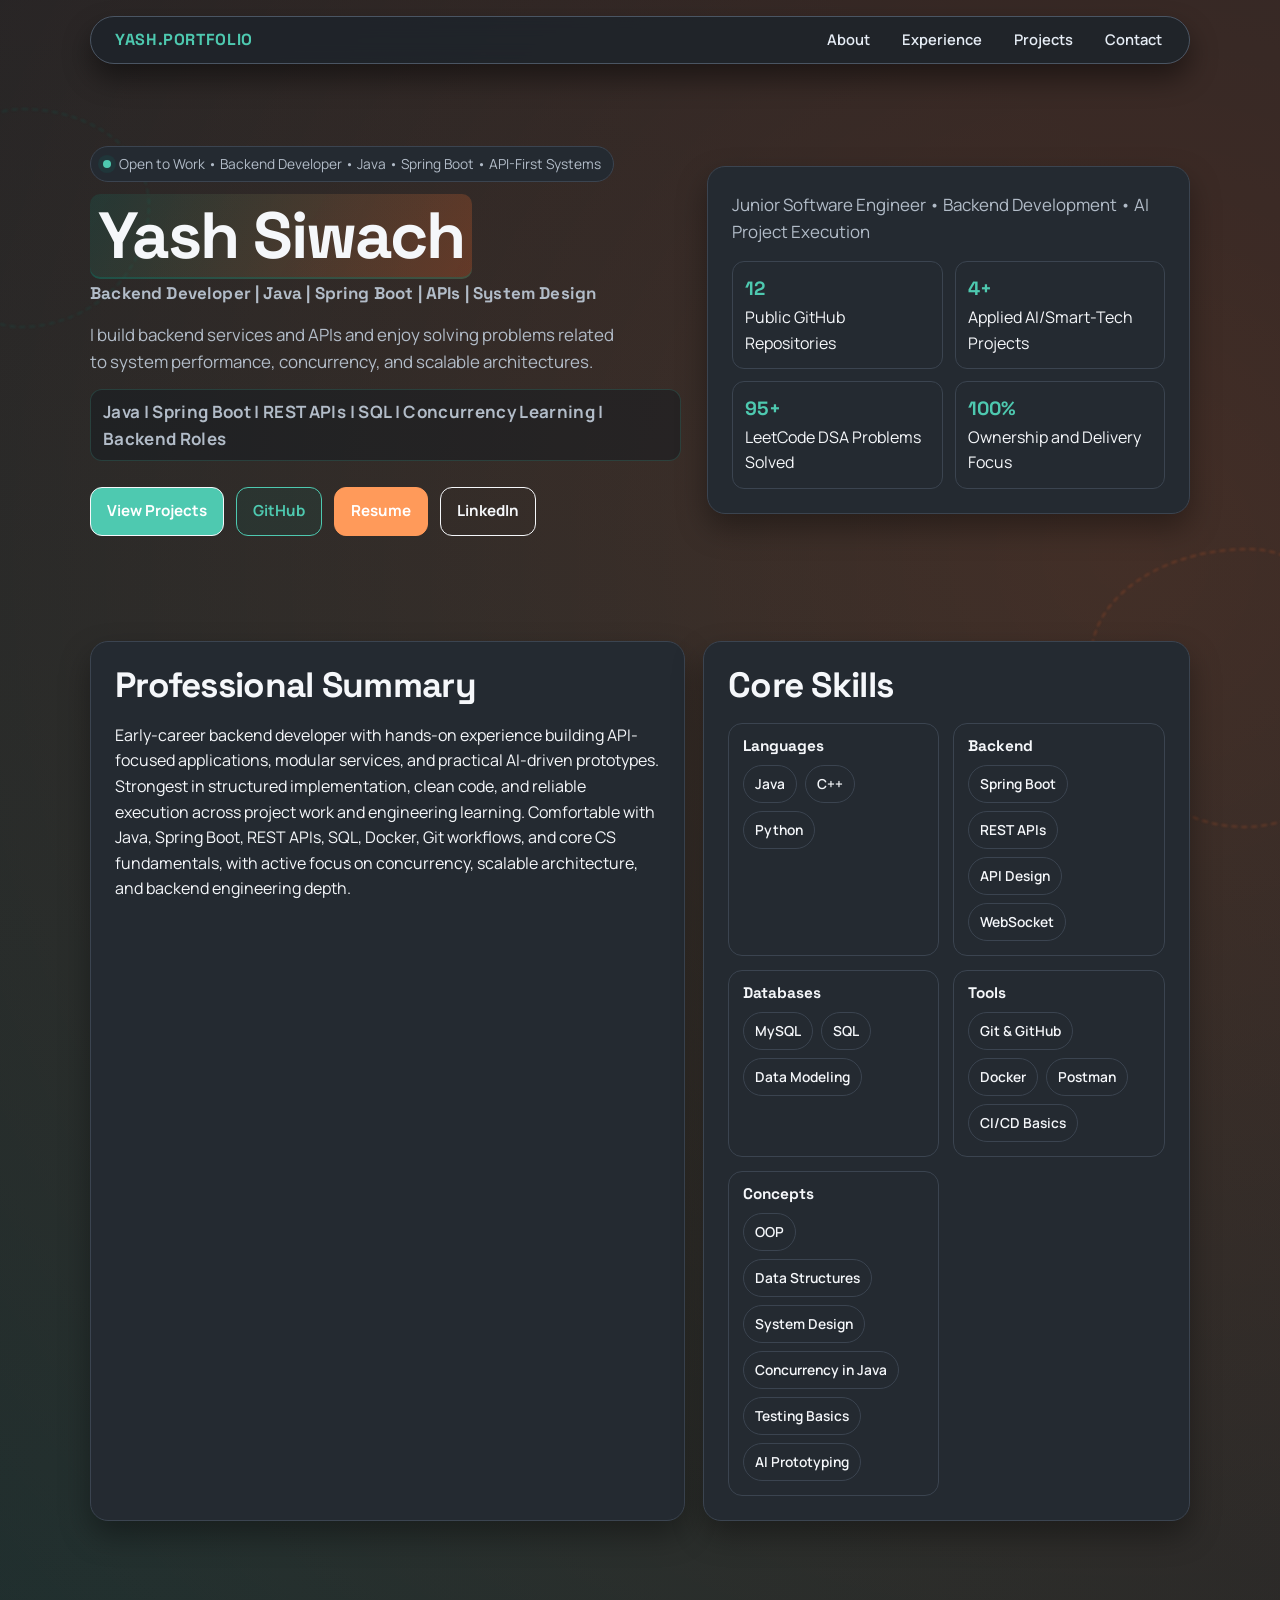
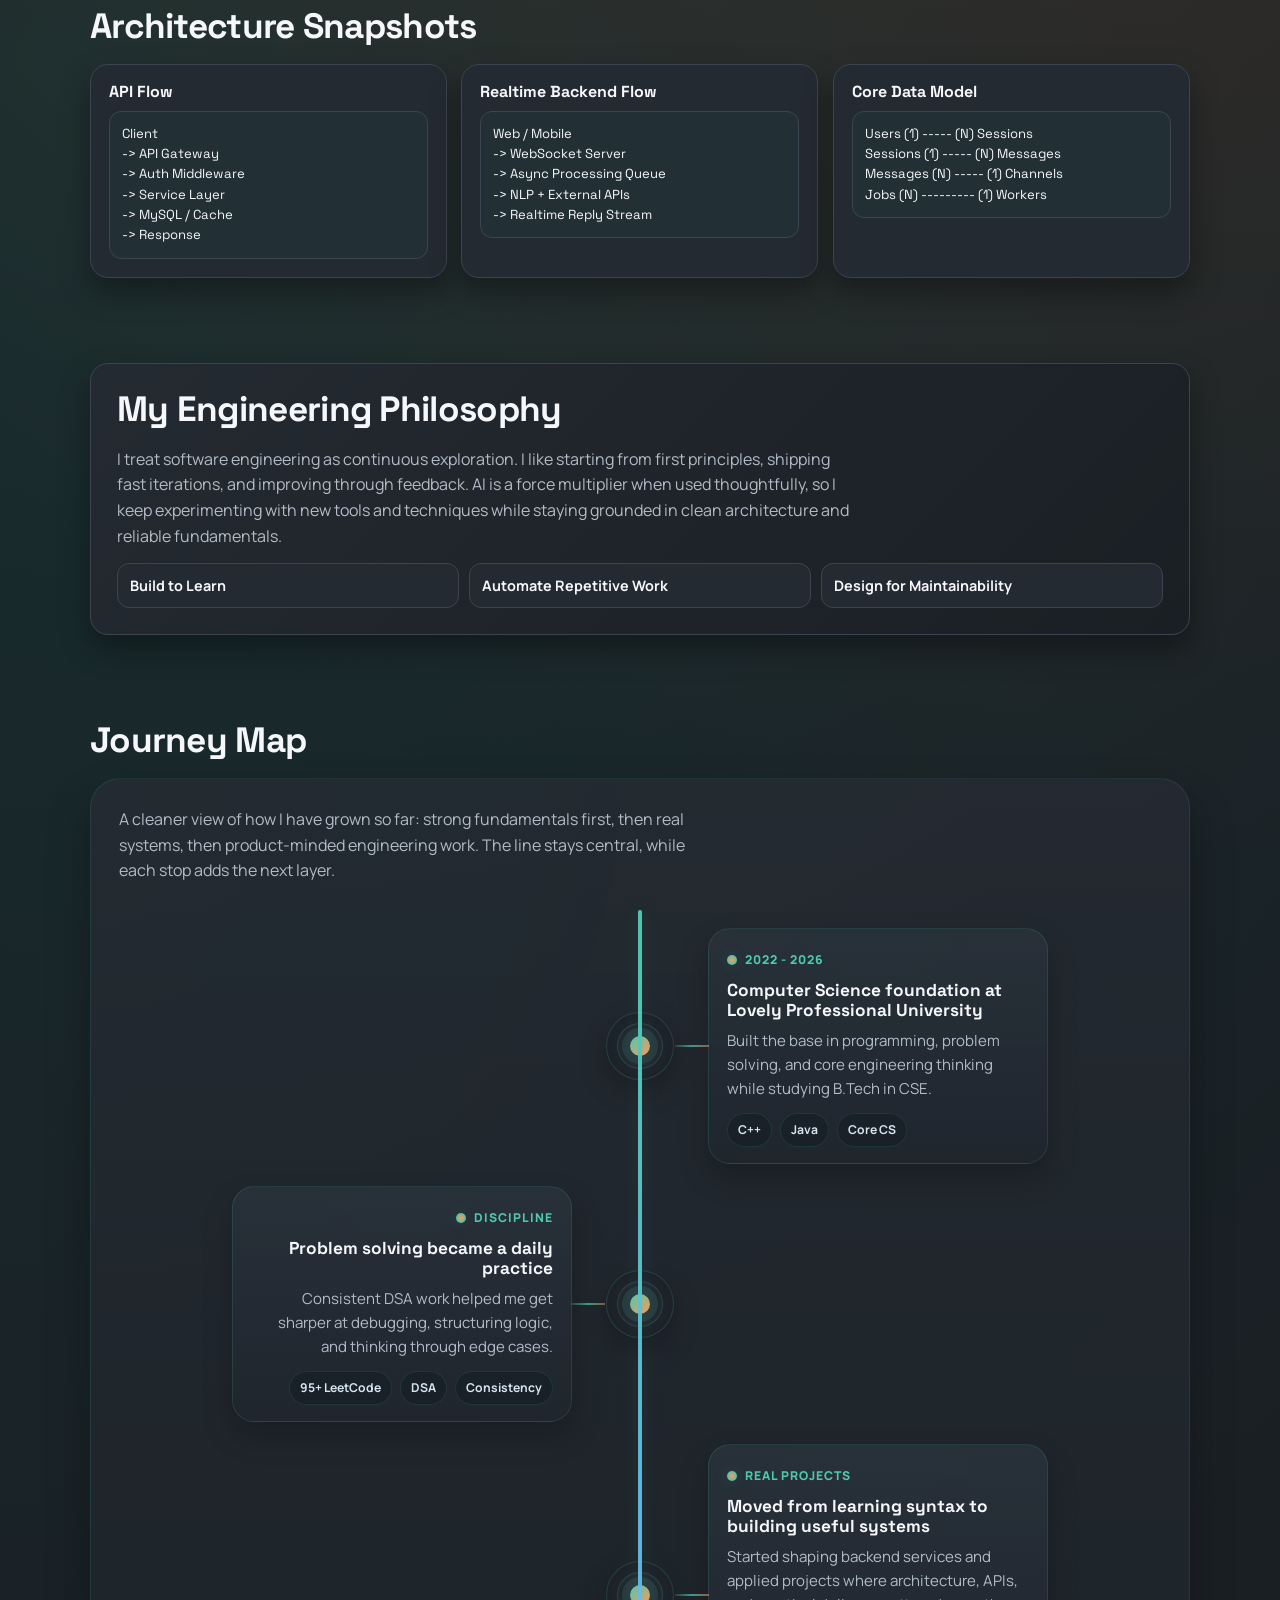
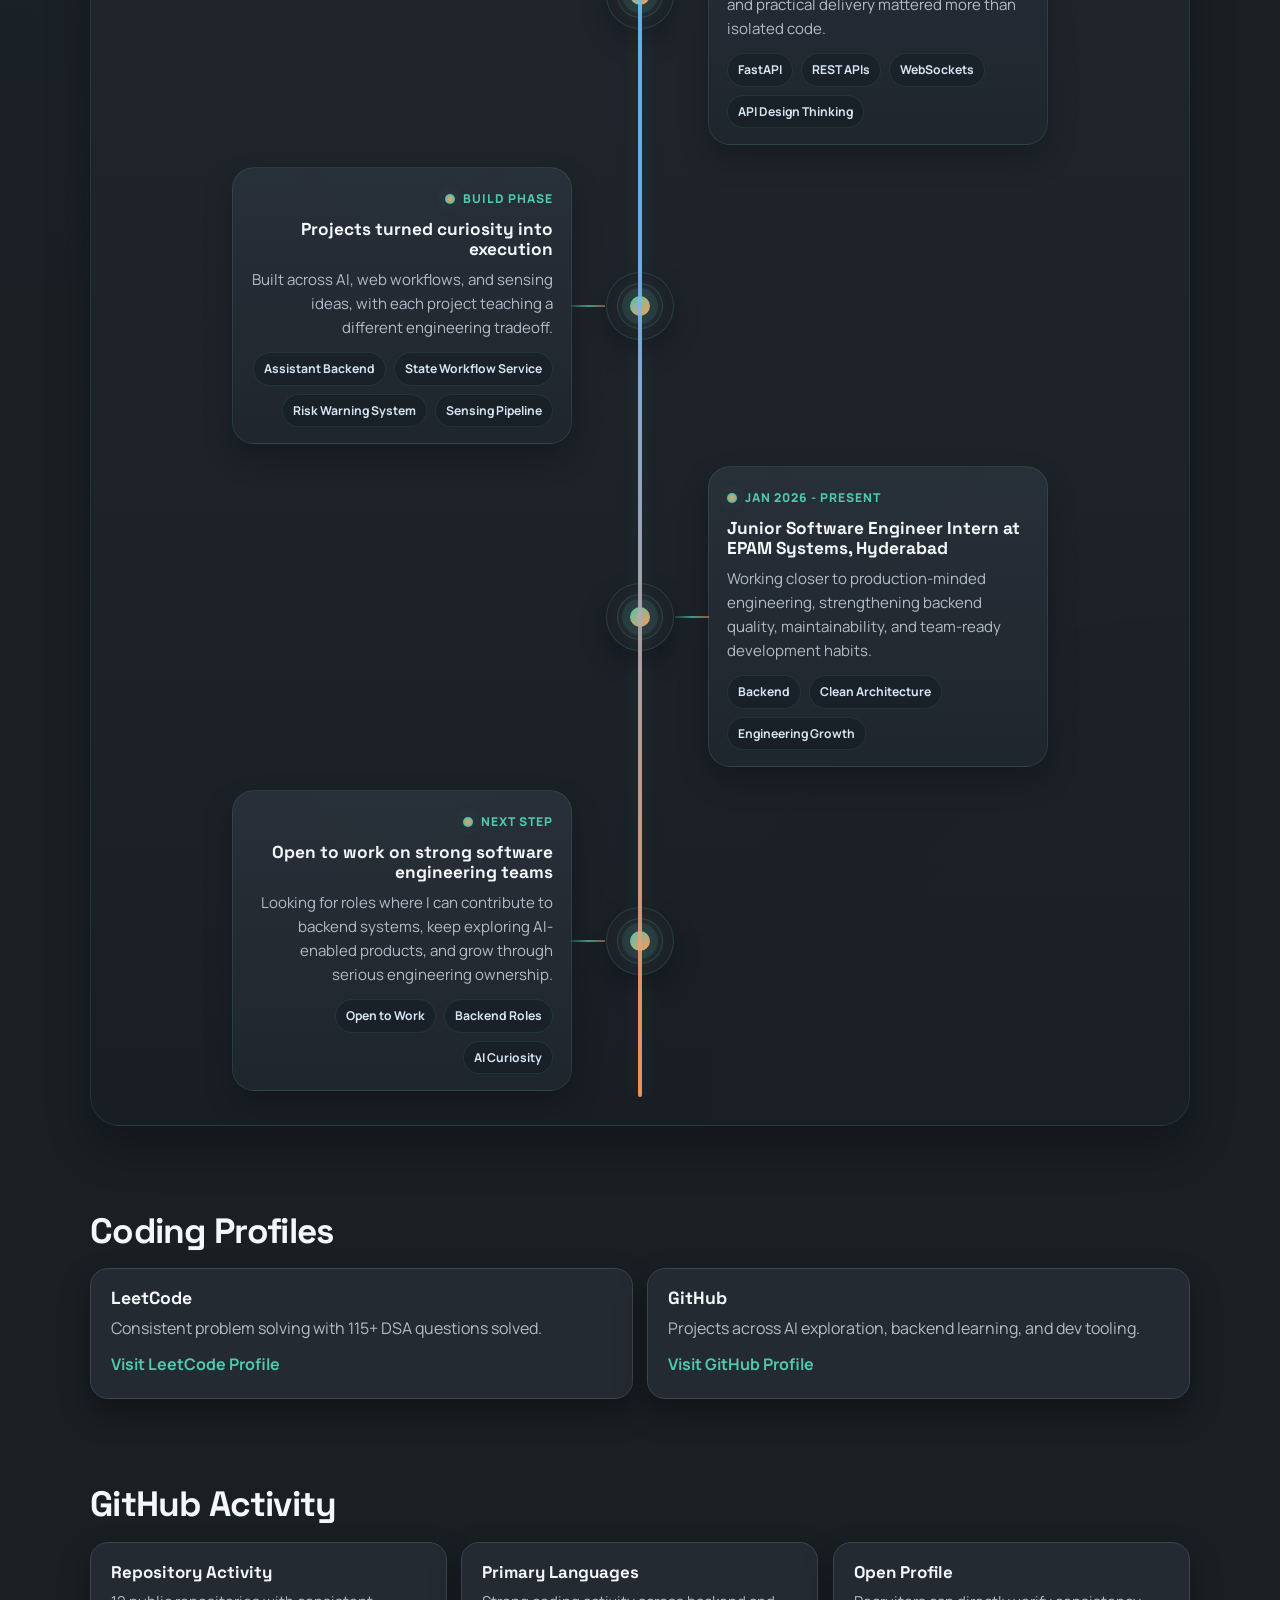
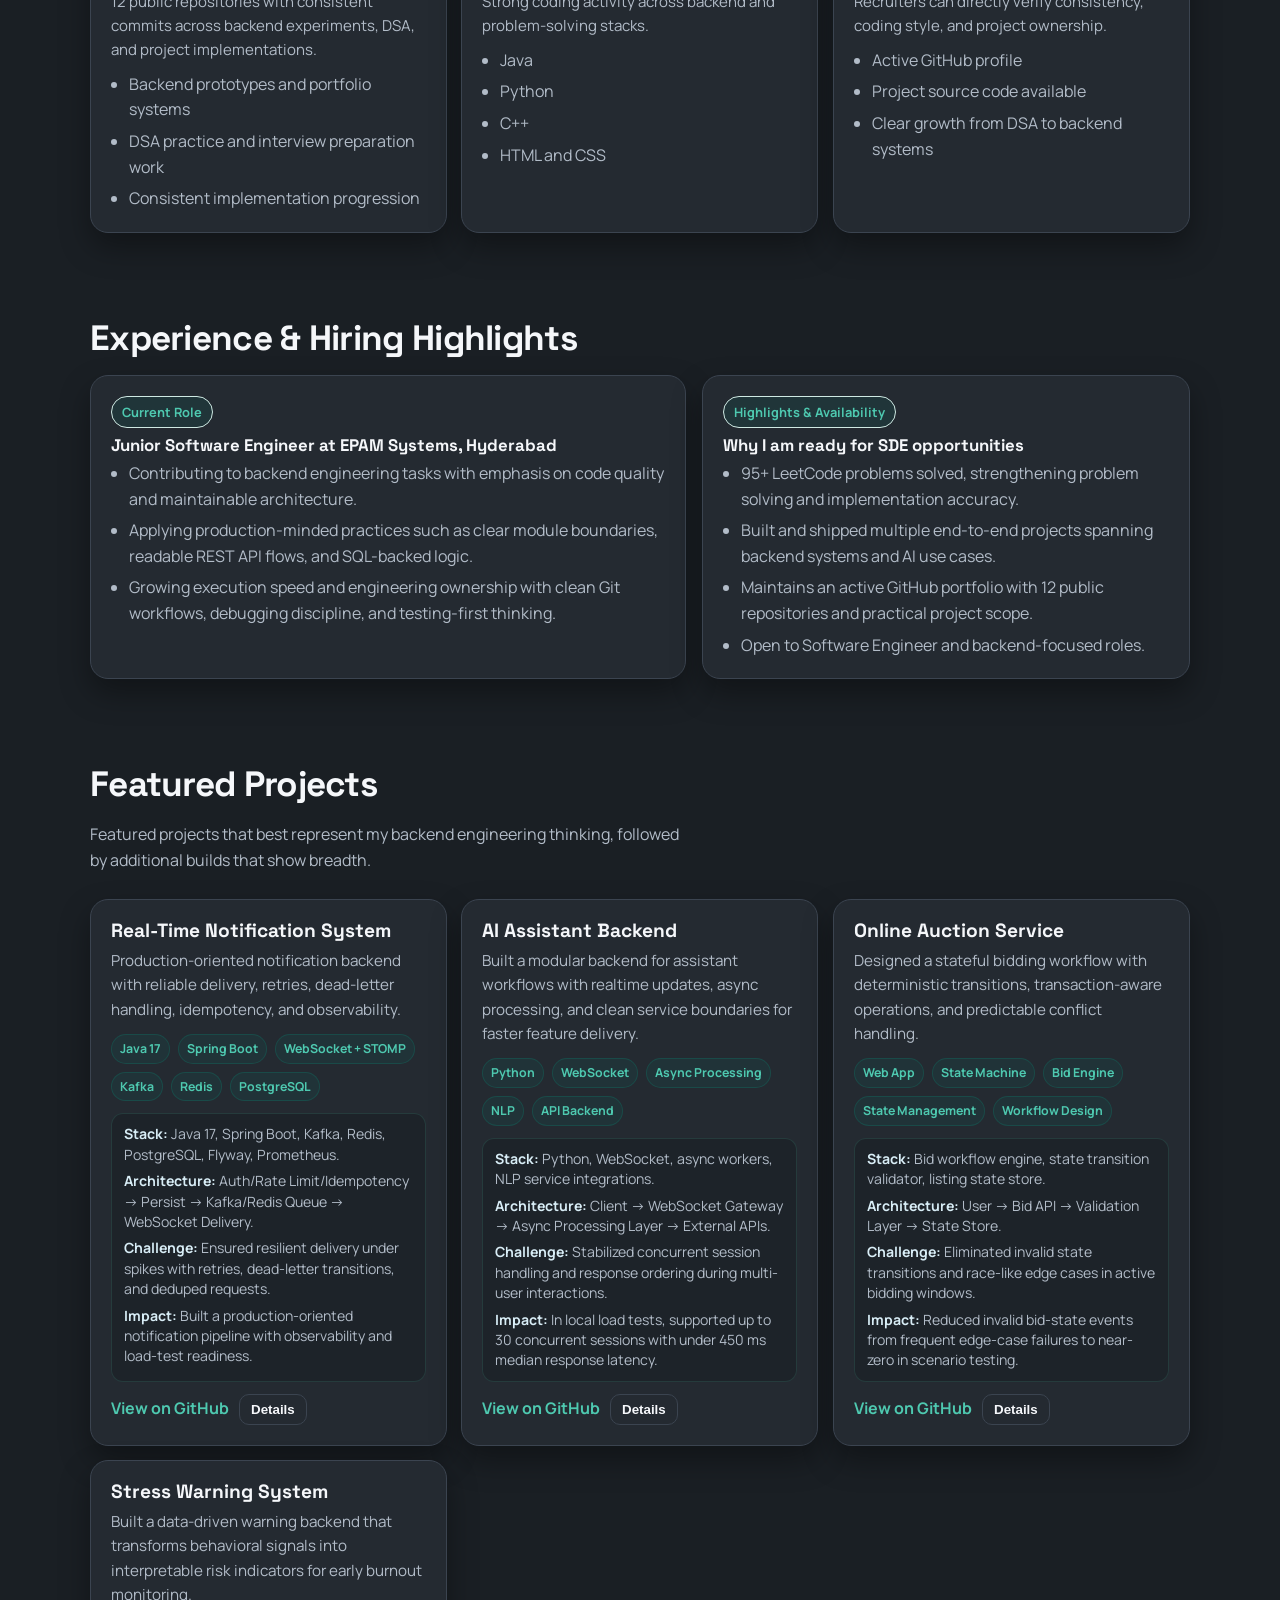
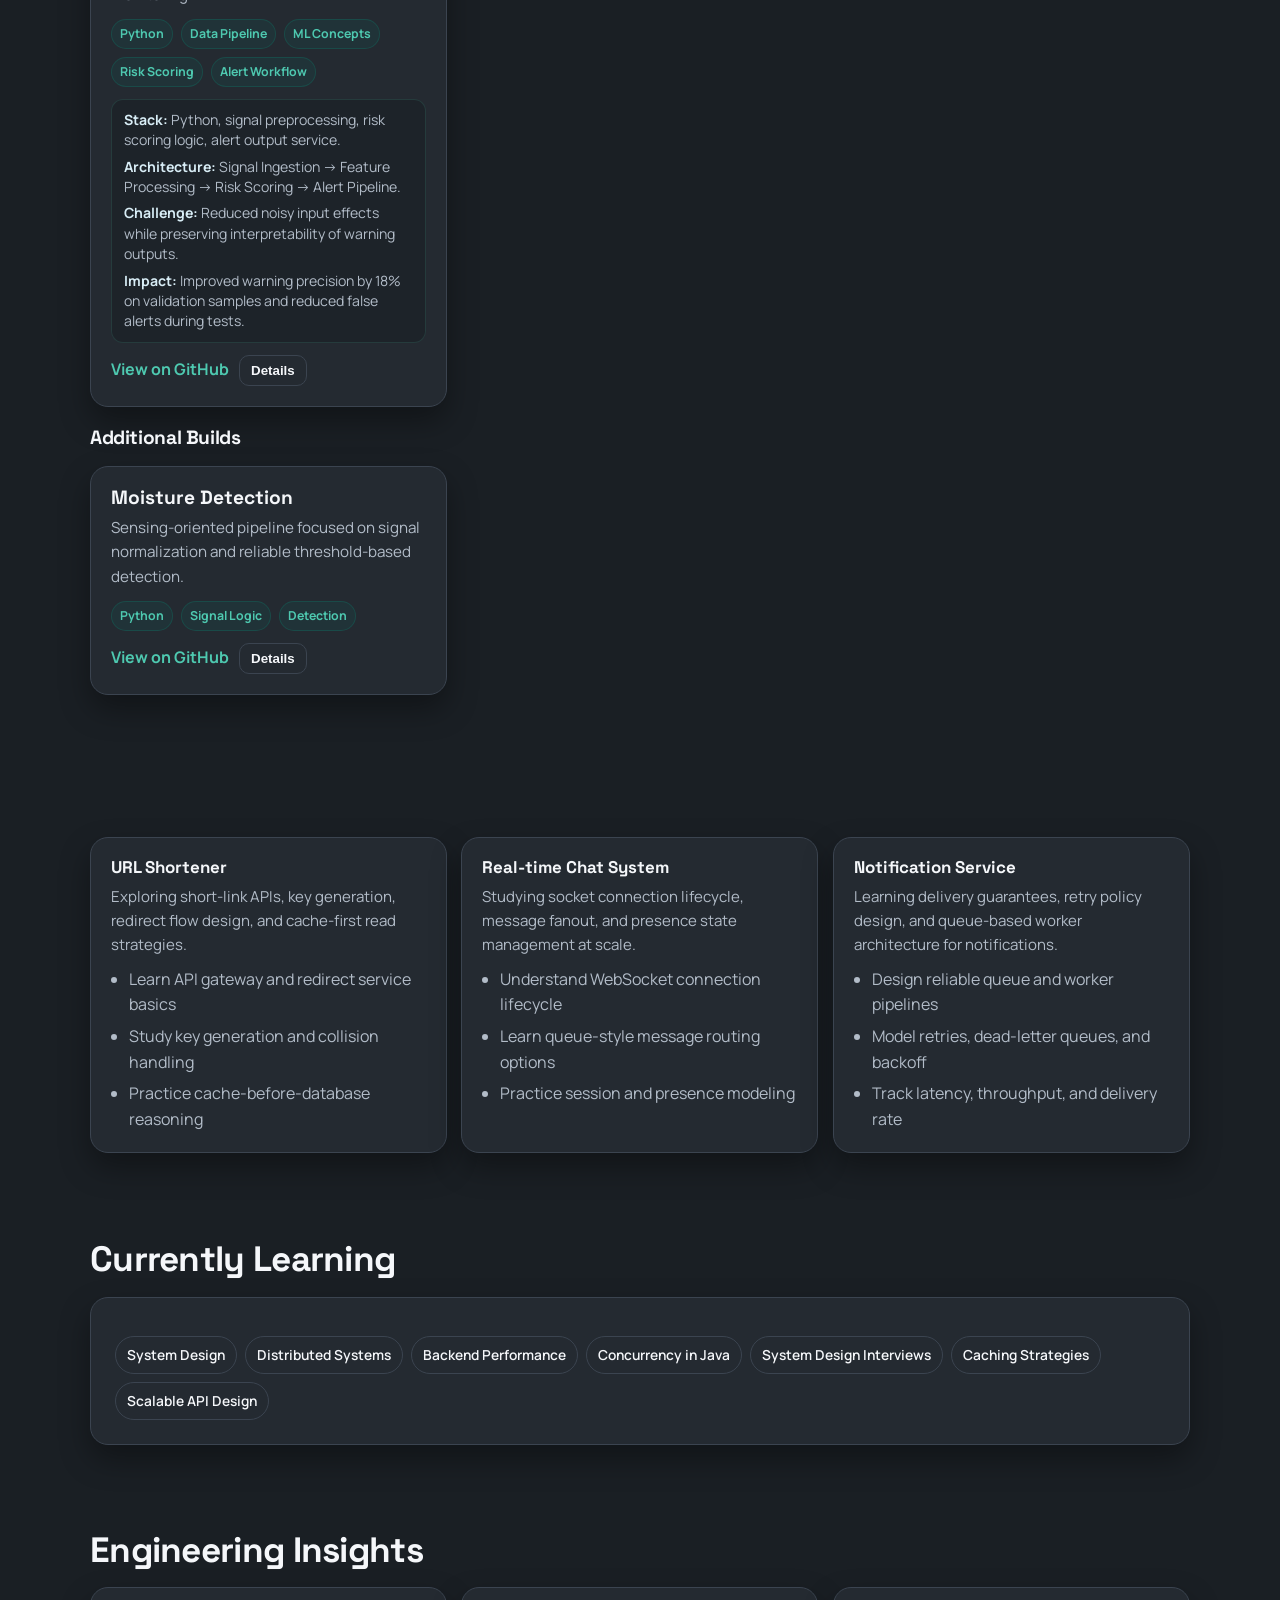
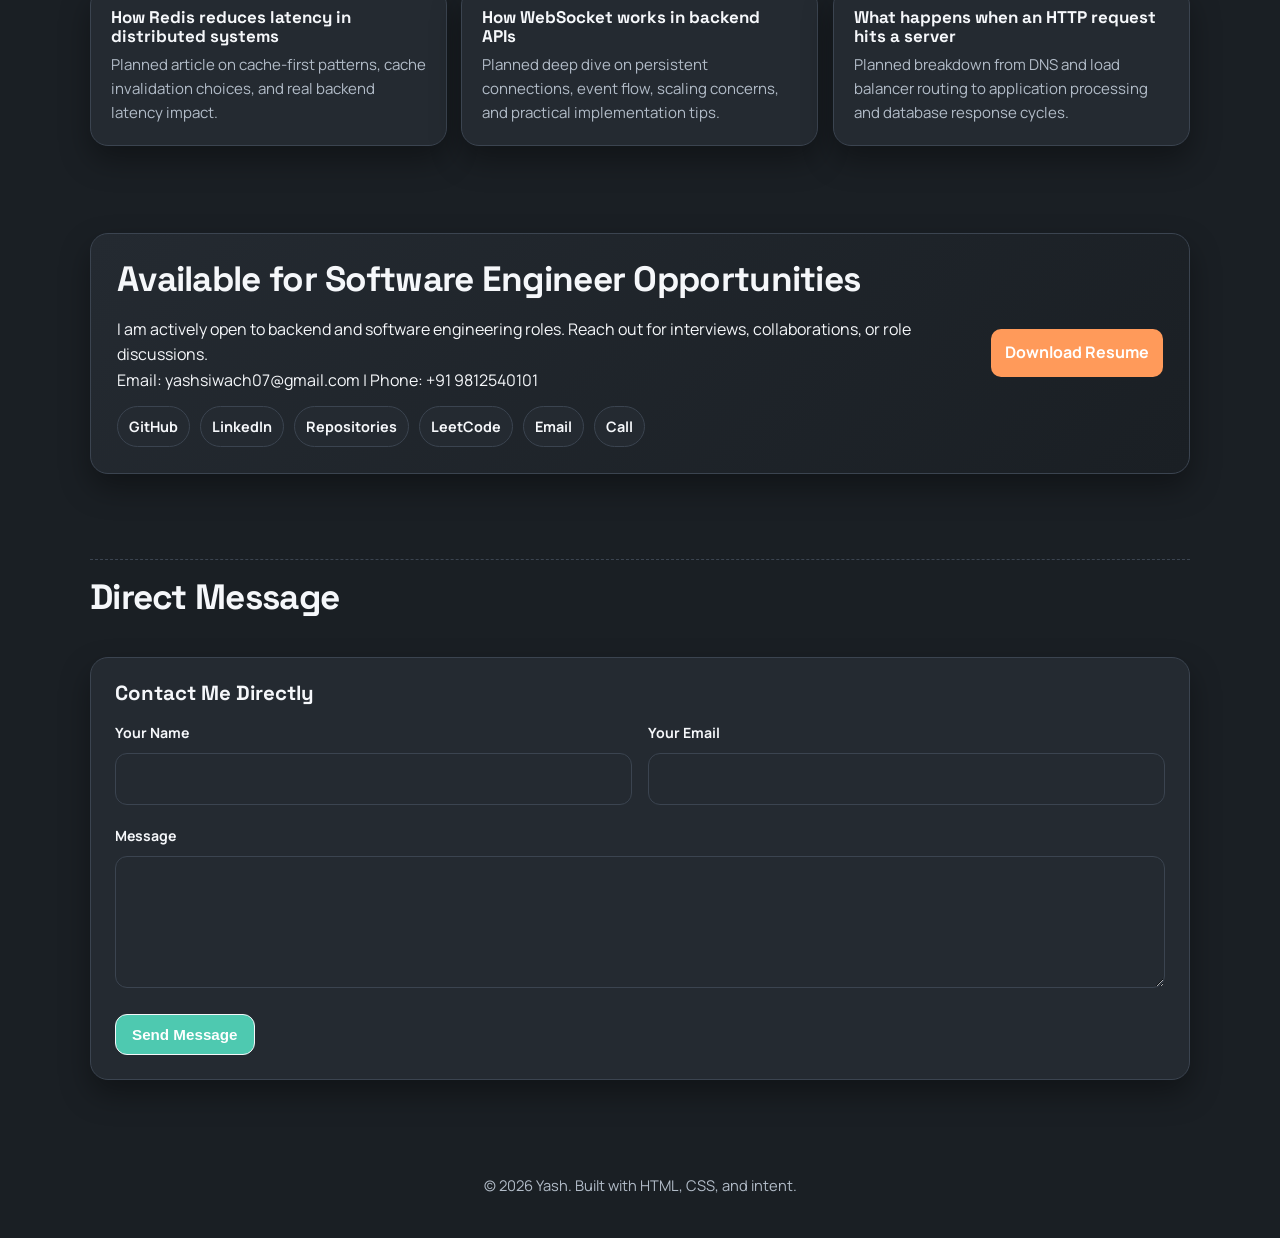
<file: index.html>
<!DOCTYPE html>
<html lang="en" data-theme="dark">
<head>
	<meta charset="UTF-8" />
	<meta name="viewport" content="width=device-width, initial-scale=1.0" />
	<title>Yash | Portfolio</title>
	<meta name="description" content="Yash Siwach - software engineer focused on backend systems, AI exploration, and practical product building." />
	<meta name="author" content="Yash Siwach" />
	<meta name="keywords" content="Yash Siwach, Software Engineer, Backend Developer, REST APIs, OOP, SQL, Docker, CI/CD, Testing, Java, Python, C++, AI, LeetCode" />
	<meta property="og:title" content="Yash Siwach | Software Engineer Portfolio" />
	<meta property="og:description" content="Curiosity-driven software engineer exploring backend systems, AI products, and developer tooling." />
	<meta property="og:type" content="website" />
	<meta property="og:url" content="https://github.com/yashsiwacha" />
	<meta name="twitter:card" content="summary_large_image" />
	<meta name="twitter:title" content="Yash Siwach | Software Engineer Portfolio" />
	<meta name="twitter:description" content="Backend-focused software engineer skilled in REST APIs, OOP, SQL, and Docker, with strong AI curiosity and 95+ LeetCode problems solved." />
	<link rel="icon" type="image/svg+xml" href="data:image/svg+xml,%3Csvg xmlns='http://www.w3.org/2000/svg' viewBox='0 0 100 100'%3E%3Crect width='100' height='100' rx='22' fill='%230c7a6a'/%3E%3Ctext x='50' y='61' font-size='48' text-anchor='middle' fill='white' font-family='Arial, sans-serif'%3EYS%3C/text%3E%3C/svg%3E" />
	<link rel="preconnect" href="https://fonts.googleapis.com" />
	<link rel="preconnect" href="https://fonts.gstatic.com" crossorigin />
	<link href="https://fonts.googleapis.com/css2?family=Space+Grotesk:wght@400;500;700&family=Manrope:wght@400;600;700&display=swap" rel="stylesheet" />
	<style>
		:root {
			--bg: #f7f3ea;
			--surface: #fffdf8;
			--ink: #1f1f1f;
			--muted: #5b5b5b;
			--brand: #0c7a6a;
			--accent: #ff6b2c;
			--line: #d9d2c7;
			--shadow: 0 12px 30px rgba(30, 26, 20, 0.12);
			--radius: 18px;
			--max: 1100px;
		}

		* {
			box-sizing: border-box;
			margin: 0;
			padding: 0;
		}

		html {
			scroll-behavior: smooth;
		}

		body {
			font-family: "Manrope", sans-serif;
			background:
				radial-gradient(circle at 88% 6%, rgba(255, 107, 44, 0.18), transparent 22%),
				radial-gradient(circle at 8% 18%, rgba(12, 122, 106, 0.16), transparent 24%),
				var(--bg);
			color: var(--ink);
			min-height: 100vh;
			line-height: 1.6;
			overflow-x: hidden;
			text-size-adjust: 100%;
		}

		.shape {
			position: fixed;
			pointer-events: none;
			z-index: -1;
			filter: blur(1px);
			opacity: 0.6;
			--px: 0px;
			--py: 0px;
			animation: float 7s ease-in-out infinite;
			transition: transform 0.45s ease-out;
			will-change: transform;
		}

		.shape-a {
			width: 220px;
			height: 220px;
			border: 2px dashed rgba(12, 122, 106, 0.3);
			border-radius: 42% 58% 59% 41% / 48% 44% 56% 52%;
			top: 12%;
			left: -70px;
		}

		.shape-b {
			width: 280px;
			height: 280px;
			border: 2px dashed rgba(255, 107, 44, 0.35);
			border-radius: 57% 43% 45% 55% / 39% 58% 42% 61%;
			right: -90px;
			bottom: 8%;
			animation-delay: 1.1s;
		}

		.wrap {
			width: min(var(--max), 94%);
			margin: 0 auto;
		}

		.topbar {
			position: sticky;
			top: 12px;
			z-index: 100;
			width: min(var(--max), 94%);
			margin: 16px auto 26px;
			padding: 10px 14px;
			background: rgba(255, 253, 248, 0.88);
			border: 1px solid var(--line);
			border-radius: 999px;
			backdrop-filter: blur(10px);
			display: flex;
			align-items: center;
			justify-content: space-between;
			box-shadow: var(--shadow);
		}

		.logo {
			font-family: "Space Grotesk", sans-serif;
			font-size: 1rem;
			font-weight: 700;
			letter-spacing: 0.04em;
			color: var(--brand);
			text-decoration: none;
			padding-inline: 10px;
		}

		nav ul {
			list-style: none;
			display: flex;
			gap: 6px;
			flex-wrap: wrap;
			justify-content: flex-end;
		}

		nav a {
			text-decoration: none;
			color: var(--ink);
			font-size: 0.92rem;
			font-weight: 600;
			padding: 8px 12px;
			border-radius: 999px;
			transition: 0.25s ease;
			border: 1px solid transparent;
		}

		nav a:hover {
			background: var(--brand);
			color: #fff;
		}

		nav a.active {
			background: var(--brand);
			color: #fff;
			border-color: rgba(12, 122, 106, 0.3);
		}

		section {
			margin: 0 auto clamp(60px, 8vw, 86px);
			scroll-margin-top: 96px;
			transform-origin: center top;
			transition: transform 0.28s ease, filter 0.28s ease;
		}

		main > section:hover {
			transform: translateY(-4px) scale(1.006);
			filter: saturate(1.04);
		}

		.hero {
			padding: 56px 0 20px;
			display: grid;
			grid-template-columns: 1.1fr 0.9fr;
			gap: 26px;
			align-items: center;
		}

		.badge {
			display: inline-flex;
			align-items: center;
			gap: 8px;
			flex-wrap: wrap;
			padding: 6px 12px;
			border-radius: 999px;
			border: 1px solid var(--line);
			background: var(--surface);
			font-size: 0.86rem;
			color: var(--muted);
			margin-bottom: 18px;
		}

		.dot {
			width: 8px;
			height: 8px;
			border-radius: 50%;
			background: var(--brand);
			box-shadow: 0 0 0 5px rgba(12, 122, 106, 0.15);
		}

		h1, h2, h3 {
			font-family: "Space Grotesk", sans-serif;
			line-height: 1.1;
		}

		h1 {
			font-size: clamp(2.2rem, 5.1vw, 4.4rem);
			letter-spacing: -0.03em;
			margin-bottom: 8px;
			text-wrap: balance;
		}

		.hero-role {
			font-family: "Space Grotesk", sans-serif;
			font-size: clamp(0.84rem, 1.85vw, 1.26rem);
			font-weight: 700;
			letter-spacing: 0.01em;
			color: var(--ink);
			margin-bottom: 14px;
			white-space: nowrap;
		}

		.headline-mark {
			display: inline;
			padding: 0 8px 2px;
			border-radius: 10px;
			background: linear-gradient(120deg, rgba(12, 122, 106, 0.2), rgba(255, 107, 44, 0.24));
			box-shadow: inset 0 -2px 0 rgba(12, 122, 106, 0.38);
		}

		.hero p {
			font-size: clamp(0.98rem, 1.8vw, 1.06rem);
			color: var(--muted);
			max-width: 54ch;
		}

		.actions {
			margin-top: 26px;
			display: flex;
			gap: 12px;
			flex-wrap: wrap;
		}

		.actions-secondary {
			margin-top: 12px;
			display: flex;
			gap: 10px;
			flex-wrap: wrap;
		}

		.btn {
			display: inline-block;
			text-decoration: none;
			border-radius: 12px;
			padding: 11px 16px;
			border: 1px solid var(--ink);
			font-weight: 700;
			font-size: 0.95rem;
			transition: transform 0.2s ease, box-shadow 0.2s ease;
		}

		.btn:hover {
			transform: translateY(-2px);
			box-shadow: var(--shadow);
		}

		.btn-primary {
			background: var(--brand);
			color: #fff;
		}

		.btn-ghost {
			color: var(--ink);
			background: transparent;
		}

		.btn-brand {
			border-color: var(--brand);
			color: var(--brand);
			background: rgba(12, 122, 106, 0.12);
		}

		.btn-accent {
			border-color: var(--accent);
			background: var(--accent);
			color: #fff;
		}

		.hero-card {
			padding: 24px;
			border: 1px solid var(--line);
			border-radius: var(--radius);
			background: var(--surface);
			box-shadow: var(--shadow);
		}

		.hero-card h3 {
			margin-bottom: 8px;
			font-size: 1.2rem;
		}

		.stats {
			margin-top: 16px;
			display: grid;
			grid-template-columns: repeat(2, 1fr);
			gap: 12px;
		}

		.stat {
			padding: 12px;
			border-radius: 12px;
			border: 1px solid var(--line);
			background: var(--surface);
		}

		.stat strong {
			display: block;
			font-family: "Space Grotesk", sans-serif;
			font-size: 1.2rem;
			color: var(--brand);
		}

		.section-title {
			margin-bottom: 18px;
			font-size: clamp(1.55rem, 3.2vw, 2.2rem);
			letter-spacing: -0.02em;
		}

		.about {
			display: grid;
			grid-template-columns: 1.1fr 0.9fr;
			gap: 18px;
		}

		.panel {
			border: 1px solid var(--line);
			border-radius: var(--radius);
			background: var(--surface);
			box-shadow: var(--shadow);
			padding: 24px;
		}

		.tags {
			display: flex;
			flex-wrap: wrap;
			gap: 8px;
			margin-top: 14px;
		}

		.skills-grid {
			display: grid;
			grid-template-columns: repeat(2, minmax(0, 1fr));
			gap: 14px;
			margin-top: 14px;
		}

		.skill-group {
			border: 1px solid var(--line);
			border-radius: 14px;
			padding: 14px;
			background: var(--surface);
		}

		.skill-group h3 {
			font-size: 0.96rem;
			margin-bottom: 10px;
		}

		.skill-group .tags {
			margin-top: 0;
		}

		.tag {
			border: 1px solid var(--line);
			border-radius: 999px;
			padding: 7px 11px;
			font-size: 0.86rem;
			font-weight: 600;
			background: var(--surface);
		}

		.projects-grid {
			display: grid;
			grid-template-columns: repeat(3, minmax(0, 1fr));
			gap: 14px;
			align-items: stretch;
		}

		.project {
			border: 1px solid var(--line);
			border-radius: var(--radius);
			background: var(--surface);
			padding: 20px;
			box-shadow: var(--shadow);
			display: flex;
			flex-direction: column;
			height: 100%;
			transform: translateY(0);
			transition: transform 0.3s ease, border-color 0.25s ease, box-shadow 0.3s ease;
		}

		.project:hover {
			transform: translateY(-6px);
			border-color: var(--ink);
			box-shadow: 0 18px 34px rgba(0, 0, 0, 0.28);
		}

		.panel,
		.hero-card,
		.journey-card,
		.experience-card,
		.profile-card,
		.insight-card,
		.philosophy-box {
			transition: transform 0.3s ease, box-shadow 0.3s ease;
		}

		.panel:hover,
		.hero-card:hover,
		.journey-card:hover,
		.experience-card:hover,
		.profile-card:hover,
		.insight-card:hover,
		.philosophy-box:hover {
			transform: translateY(-4px);
			box-shadow: 0 16px 32px rgba(0, 0, 0, 0.24);
		}

		.project h3 {
			font-size: 1.2rem;
			margin-bottom: 8px;
		}

		.project p {
			color: var(--muted);
			font-size: 0.95rem;
			margin-bottom: 12px;
		}

		.project a {
			color: var(--brand);
			font-weight: 700;
			text-decoration: none;
			border-bottom: 1px solid transparent;
			transition: color 0.2s ease, border-color 0.2s ease;
		}

		.project a:hover {
			color: var(--accent);
			border-color: currentColor;
		}

		.project-actions {
			display: flex;
			gap: 10px;
			flex-wrap: wrap;
			align-items: center;
			margin-top: auto;
		}

		.positioning-line {
			margin-top: 14px;
			font-size: 0.93rem;
			font-weight: 700;
			letter-spacing: 0.02em;
			color: #cde6ef;
			padding: 8px 12px;
			border: 1px solid rgba(78, 201, 176, 0.18);
			border-radius: 12px;
			background: rgba(21, 27, 33, 0.5);
			display: inline-block;
		}

		.project-spec {
			margin-bottom: 12px;
			padding: 10px 12px;
			border-radius: 12px;
			border: 1px solid rgba(78, 201, 176, 0.14);
			background: rgba(22, 27, 33, 0.42);
			flex-grow: 1;
		}

		.project-spec p {
			margin-bottom: 6px;
			font-size: 0.88rem;
			line-height: 1.45;
		}

		.project-spec p:last-child {
			margin-bottom: 0;
		}

		.project-spec strong {
			color: #d8edf6;
		}

		.insights-grid {
			display: grid;
			grid-template-columns: repeat(3, minmax(0, 1fr));
			gap: 14px;
		}

		.insight-card {
			border: 1px solid var(--line);
			border-radius: var(--radius);
			background: var(--surface);
			box-shadow: var(--shadow);
			padding: 20px;
		}

		.insight-card h3 {
			font-size: 1.06rem;
			margin-bottom: 8px;
		}

		.insight-card p {
			color: var(--muted);
			font-size: 0.94rem;
		}

		.insight-list {
			margin-top: 10px;
			padding-left: 18px;
			color: var(--muted);
		}

		.insight-list li + li {
			margin-top: 6px;
		}

		.details-btn {
			border: 1px solid var(--line);
			background: var(--surface);
			color: var(--ink);
			padding: 7px 11px;
			border-radius: 10px;
			font-weight: 700;
			cursor: pointer;
		}

		.project-tech {
			display: flex;
			gap: 8px;
			flex-wrap: wrap;
			margin-bottom: 12px;
		}

		.project-tech span {
			font-size: 0.77rem;
			font-weight: 700;
			border: 1px solid rgba(12, 122, 106, 0.32);
			border-radius: 999px;
			padding: 4px 8px;
			background: rgba(12, 122, 106, 0.12);
			color: var(--brand);
			opacity: 0;
			transform: translateY(8px);
			transition: opacity 0.45s ease, transform 0.45s ease;
		}

		.diagram-grid {
			display: grid;
			grid-template-columns: repeat(3, minmax(0, 1fr));
			gap: 14px;
		}

		.diagram-card {
			border: 1px solid var(--line);
			border-radius: var(--radius);
			background: var(--surface);
			box-shadow: var(--shadow);
			padding: 18px;
		}

		.diagram-card h3 {
			font-size: 1rem;
			margin-bottom: 10px;
		}

		.diagram-flow {
			border: 1px solid var(--line);
			border-radius: 12px;
			padding: 12px;
			background: rgba(12, 122, 106, 0.06);
			font-family: "Space Grotesk", sans-serif;
			font-size: 0.82rem;
			line-height: 1.55;
			color: var(--ink);
			white-space: pre-line;
		}

		.fade-up.in-view .project-tech span {
			opacity: 1;
			transform: translateY(0);
		}

		.fade-up.in-view .project-tech span:nth-child(1) { transition-delay: 0.08s; }
		.fade-up.in-view .project-tech span:nth-child(2) { transition-delay: 0.16s; }
		.fade-up.in-view .project-tech span:nth-child(3) { transition-delay: 0.24s; }

		.profiles-grid {
			display: grid;
			grid-template-columns: 1fr 1fr;
			gap: 14px;
		}

		.profile-card {
			border: 1px solid var(--line);
			border-radius: var(--radius);
			background: var(--surface);
			box-shadow: var(--shadow);
			padding: 20px;
		}

		.profile-card h3 {
			font-size: 1.1rem;
			margin-bottom: 8px;
		}

		.profile-card p {
			color: var(--muted);
			margin-bottom: 10px;
		}

		.profile-card a {
			text-decoration: none;
			font-weight: 700;
			color: var(--brand);
		}

		.philosophy-box {
			border: 1px solid var(--line);
			border-radius: var(--radius);
			background: linear-gradient(135deg, var(--surface), var(--bg));
			box-shadow: var(--shadow);
			padding: 26px;
		}

		.philosophy-box p {
			color: var(--muted);
			max-width: 74ch;
		}

		.philosophy-list {
			margin-top: 14px;
			display: grid;
			grid-template-columns: repeat(3, minmax(0, 1fr));
			gap: 10px;
		}

		.philosophy-pill {
			border: 1px solid var(--line);
			border-radius: 12px;
			padding: 10px 12px;
			font-weight: 700;
			font-size: 0.9rem;
			background: var(--surface);
		}

		.journey-shell {
			border: 1px solid rgba(78, 201, 176, 0.12);
			border-radius: 30px;
			padding: 28px;
			background:
				linear-gradient(180deg, rgba(36, 42, 49, 0.92), rgba(25, 31, 37, 0.94)),
				radial-gradient(circle at top left, rgba(78, 201, 176, 0.12), transparent 30%),
				radial-gradient(circle at bottom right, rgba(255, 154, 90, 0.1), transparent 32%);
			box-shadow: 0 22px 44px rgba(0, 0, 0, 0.28);
			overflow: hidden;
		}

		.journey-lead {
			max-width: 60ch;
			margin-bottom: 26px;
			color: var(--muted);
			font-size: 1rem;
		}

		.journey-track {
			position: relative;
			padding: 18px 0 6px;
		}

		.journey-track::before,
		.journey-track::after {
			content: "";
			position: absolute;
			left: 50%;
			transform: translateX(-50%);
			border-radius: 999px;
		}

		.journey-track::before {
			top: 0;
			bottom: 0;
			width: 2px;
			background: linear-gradient(180deg, rgba(78, 201, 176, 0.12), rgba(78, 201, 176, 0.28), rgba(255, 154, 90, 0.16));
		}

		.journey-track::after {
			top: 0;
			bottom: 0;
			width: 4px;
			background: linear-gradient(180deg, rgba(78, 201, 176, 0.98), rgba(108, 183, 255, 0.92), rgba(255, 154, 90, 0.92));
			box-shadow: 0 0 18px rgba(78, 201, 176, 0.16), 0 0 22px rgba(255, 154, 90, 0.08);
			transform: translateX(-50%) scaleY(0);
			transform-origin: top center;
			transition: transform 1.15s cubic-bezier(0.22, 1, 0.36, 1);
		}

		.journey-track.fade-up.in-view::after {
			transform: translateX(-50%) scaleY(1);
		}

		.journey-step {
			position: relative;
			display: grid;
			grid-template-columns: minmax(0, 1fr) 96px minmax(0, 1fr);
			align-items: center;
			gap: 20px;
			margin-bottom: 22px;
		}

		.journey-step:last-child {
			margin-bottom: 0;
		}

		.journey-step.left .journey-card {
			grid-column: 1;
			justify-self: end;
			text-align: right;
		}

		.journey-step.right .journey-card {
			grid-column: 3;
			justify-self: start;
			text-align: left;
		}

		.journey-card {
			position: relative;
			width: min(100%, 340px);
			padding: 18px 18px 16px;
			border-radius: 22px;
			border: 1px solid rgba(78, 201, 176, 0.14);
			background:
				linear-gradient(180deg, rgba(41, 49, 58, 0.94), rgba(31, 38, 46, 0.96)),
				radial-gradient(circle at top, rgba(78, 201, 176, 0.08), transparent 55%);
			box-shadow: 0 14px 30px rgba(0, 0, 0, 0.22);
		}

		.journey-card::before {
			content: "";
			position: absolute;
			top: 50%;
			width: 34px;
			height: 2px;
			background: linear-gradient(90deg, rgba(78, 201, 176, 0.18), rgba(78, 201, 176, 0.72), rgba(255, 154, 90, 0.5));
			transform: translateY(-50%);
		}

		.journey-step.left .journey-card::before {
			right: -34px;
		}

		.journey-step.right .journey-card::before {
			left: -34px;
		}

		.journey-kicker {
			display: inline-flex;
			align-items: center;
			gap: 8px;
			font-size: 0.76rem;
			font-weight: 800;
			letter-spacing: 0.08em;
			text-transform: uppercase;
			color: var(--brand);
			margin-bottom: 10px;
		}

		.journey-kicker::before {
			content: "";
			width: 10px;
			height: 10px;
			border-radius: 50%;
			background: radial-gradient(circle, rgba(255, 154, 90, 1) 0%, rgba(78, 201, 176, 0.95) 70%);
			box-shadow: 0 0 14px rgba(78, 201, 176, 0.2);
		}

		.journey-card h3 {
			font-size: 1.08rem;
			line-height: 1.2;
			margin-bottom: 8px;
		}

		.journey-card p {
			color: var(--muted);
			font-size: 0.94rem;
		}

		.journey-meta {
			display: flex;
			gap: 8px;
			flex-wrap: wrap;
			margin-top: 12px;
		}

		.journey-step.left .journey-meta {
			justify-content: flex-end;
		}

		.journey-chip {
			border: 1px solid rgba(78, 201, 176, 0.12);
			background: rgba(17, 22, 27, 0.34);
			padding: 6px 10px;
			border-radius: 999px;
			font-size: 0.76rem;
			font-weight: 700;
			color: #d7e5f3;
		}

		.journey-node {
			grid-column: 2;
			justify-self: center;
			position: relative;
			width: 68px;
			height: 68px;
			border-radius: 50%;
			border: 1px solid rgba(78, 201, 176, 0.18);
			background: radial-gradient(circle, rgba(36, 42, 49, 0.98) 0%, rgba(25, 31, 37, 0.98) 100%);
			box-shadow: 0 12px 28px rgba(0, 0, 0, 0.24);
			overflow: hidden;
			transform: scale(0.8);
			opacity: 0;
			transition: transform 0.55s cubic-bezier(0.22, 1, 0.36, 1), opacity 0.55s ease;
		}

		.journey-step.in-view .journey-node {
			transform: scale(1);
			opacity: 1;
		}

		.journey-node::before,
		.journey-node::after {
			content: "";
			position: absolute;
			border-radius: 50%;
		}

		.journey-node::before {
			inset: 10px;
			border: 1px solid rgba(78, 201, 176, 0.18);
			background: rgba(36, 42, 49, 0.78);
		}

		.journey-node::after {
			inset: 23px;
			background: linear-gradient(135deg, var(--brand), var(--accent));
			box-shadow: 0 0 0 8px rgba(78, 201, 176, 0.12);
		}

		.journey-step.in-view .journey-node::after {
			animation: pulse-node 2.8s ease-in-out infinite;
		}

		.experience-grid {
			display: grid;
			grid-template-columns: 1.1fr 0.9fr;
			gap: 16px;
		}

		.experience-card {
			border: 1px solid var(--line);
			border-radius: var(--radius);
			background: var(--surface);
			box-shadow: var(--shadow);
			padding: 20px;
		}

		.experience-card h3 {
			font-size: 1.05rem;
			margin-bottom: 6px;
		}

		.experience-card .period {
			display: inline-block;
			font-size: 0.8rem;
			font-weight: 700;
			color: var(--brand);
			background: rgba(12, 122, 106, 0.14);
			border: 1px solid #cfe9e3;
			border-radius: 999px;
			padding: 5px 10px;
			margin-bottom: 8px;
		}

		.experience-card ul {
			padding-left: 18px;
			color: var(--muted);
		}

		.experience-card li + li {
			margin-top: 6px;
		}

		.contact-meta {
			display: flex;
			gap: 10px;
			flex-wrap: wrap;
			margin-top: 12px;
		}
		
		.message-section {
			display: grid;
			grid-template-columns: 1fr;
			gap: 22px;
			padding-top: 18px;
			border-top: 1px dashed var(--line);
		}

		.message-section .panel h3 {
			margin-bottom: 18px;
			font-size: 1.28rem;
		}
		
		.message-form {
			display: grid;
			gap: 20px;
		}
		
		.message-grid {
			display: grid;
			grid-template-columns: repeat(2, minmax(0, 1fr));
			gap: 16px;
		}
		
		.message-field {
			display: grid;
			gap: 10px;
		}
		
		.message-field label {
			font-size: 0.88rem;
			font-weight: 700;
			color: var(--ink);
			line-height: 1.5;
		}
		
		.message-field input,
		.message-field textarea {
			width: 100%;
			font: inherit;
			color: var(--ink);
			background: var(--surface);
			border: 1px solid var(--line);
			border-radius: 12px;
			padding: 12px 14px;
		}
		
		.message-field textarea {
			min-height: 132px;
			resize: vertical;
		}
		
		.message-field input:focus,
		.message-field textarea:focus {
			outline: 2px solid rgba(12, 122, 106, 0.2);
			outline-offset: 1px;
			border-color: var(--brand);
		}
		
		.message-actions {
			display: flex;
			align-items: center;
			gap: 16px;
			flex-wrap: wrap;
			margin-top: 6px;
		}
		
		.message-status {
			font-size: 0.9rem;
			font-weight: 700;
		}
		
		.message-status.success {
			color: var(--brand);
		}
		
		.message-status.error {
			color: #b42318;
		}

		.social-link {
			text-decoration: none;
			font-weight: 700;
			font-size: 0.9rem;
			color: var(--ink);
			border: 1px solid var(--line);
			padding: 8px 11px;
			border-radius: 999px;
			background: var(--surface);
		}

		.back-top {
			position: fixed;
			right: 20px;
			bottom: 20px;
			border: 1px solid var(--line);
			background: var(--surface);
			color: var(--ink);
			padding: 9px 12px;
			border-radius: 999px;
			font-weight: 800;
			cursor: pointer;
			box-shadow: var(--shadow);
			opacity: 0;
			transform: translateY(12px);
			pointer-events: none;
			transition: 0.2s ease;
		}

		.back-top.show {
			opacity: 1;
			transform: translateY(0);
			pointer-events: auto;
		}

		.modal {
			position: fixed;
			inset: 0;
			display: none;
			align-items: center;
			justify-content: center;
			padding: 20px;
			z-index: 999;
		}

		.modal.show {
			display: flex;
		}

		.modal-overlay {
			position: absolute;
			inset: 0;
			background: rgba(0, 0, 0, 0.5);
		}

		.modal-panel {
			position: relative;
			width: min(680px, 100%);
			max-height: 84vh;
			overflow: auto;
			border: 1px solid var(--line);
			border-radius: var(--radius);
			background: var(--surface);
			box-shadow: var(--shadow);
			padding: 22px;
		}

		.modal-panel h3 {
			margin-bottom: 10px;
			font-size: 1.3rem;
		}

		.modal-panel p {
			color: var(--muted);
			margin-bottom: 12px;
		}

		.modal-panel h4 {
			font-size: 1rem;
			margin: 12px 0 6px;
		}

		.modal-panel ul {
			padding-left: 18px;
			color: var(--muted);
		}

		.modal-panel li + li {
			margin-top: 5px;
		}

		.modal-close {
			position: absolute;
			top: 12px;
			right: 12px;
			border: 1px solid var(--line);
			background: var(--surface);
			color: var(--ink);
			border-radius: 8px;
			font-weight: 800;
			padding: 5px 9px;
			cursor: pointer;
		}

		[data-theme="dark"] {
			--bg: #1a1f24;
			--surface: #242a31;
			--ink: #f5f7fa;
			--muted: #b2bcc8;
			--brand: #4ec9b0;
			--accent: #ff9a5a;
			--line: #3b4450;
			--shadow: 0 14px 30px rgba(0, 0, 0, 0.35);
		}

		[data-theme="dark"] .topbar {
			background: rgba(30, 36, 43, 0.9);
			border-color: #4a5563;
			box-shadow: 0 14px 28px rgba(0, 0, 0, 0.45);
		}

		[data-theme="dark"] nav a {
			color: #e6edf5;
		}

		[data-theme="dark"] nav a:hover {
			background: var(--brand);
			color: #0c2c29;
			border-color: rgba(78, 201, 176, 0.35);
		}

		[data-theme="dark"] nav a.active {
			background: var(--brand);
			color: #0c2c29;
			border-color: rgba(78, 201, 176, 0.45);
		}

		.contact {
			display: grid;
			grid-template-columns: 1fr auto;
			gap: 16px;
			align-items: center;
			border: 1px solid var(--line);
			border-radius: var(--radius);
			padding: 26px;
			background: linear-gradient(135deg, var(--surface), var(--bg));
			box-shadow: var(--shadow);
		}

		.contact a {
			color: #fff;
			background: var(--accent);
			padding: 11px 14px;
			border-radius: 10px;
			text-decoration: none;
			font-weight: 700;
			white-space: nowrap;
		}

		.contact .social-link {
			color: var(--ink);
			background: var(--surface);
			border: 1px solid var(--line);
			padding: 8px 11px;
			border-radius: 999px;
			white-space: nowrap;
		}

		footer {
			color: var(--muted);
			text-align: center;
			font-size: 0.92rem;
			padding: 8px 0 40px;
		}

		.fade-up {
			opacity: 0;
			transform: translateY(-26px) scale(0.985);
			filter: blur(3px);
			transition: opacity 0.75s cubic-bezier(0.22, 1, 0.36, 1), transform 0.75s cubic-bezier(0.22, 1, 0.36, 1), filter 0.75s ease;
			will-change: opacity, transform, filter;
		}

		.fade-up.in-view {
			opacity: 1;
			transform: translateY(0) scale(1);
			filter: blur(0);
		}

		.delay-1 { animation-delay: 0.1s; }
		.delay-2 { animation-delay: 0.2s; }
		.delay-3 { animation-delay: 0.3s; }

		@keyframes float {
			0%, 100% { transform: translate(var(--px), var(--py)) rotate(0deg); }
			50% { transform: translate(var(--px), calc(var(--py) - 10px)) rotate(6deg); }
		}

		@keyframes pulse-node {
			0%, 100% { box-shadow: 0 0 0 8px rgba(78, 201, 176, 0.12); }
			50% { box-shadow: 0 0 0 14px rgba(78, 201, 176, 0.04); }
		}

		@media (max-width: 920px) {
			.hero,
			.about,
			.experience-grid,
			.philosophy-list,
			.profiles-grid,
			.projects-grid,
			.contact {
				grid-template-columns: 1fr;
			}

			.journey-shell {
				padding: 20px 16px;
			}

			.journey-track {
				padding: 12px 0 4px;
			}

			.journey-track::before,
			.journey-track::after {
				left: 32px;
				transform: translateX(0);
			}

			.journey-track::before {
				top: 0;
				bottom: 0;
				width: 2px;
			}

			.journey-track.fade-up.in-view::after {
				transform: translateX(0) scaleY(1);
			}

			.journey-step {
				grid-template-columns: 64px minmax(0, 1fr);
				gap: 14px;
				margin-bottom: 14px;
			}

			.journey-step.left .journey-card,
			.journey-step.right .journey-card {
				grid-column: 2;
				justify-self: stretch;
				text-align: left;
				width: 100%;
			}

			.journey-step.left .journey-card::before,
			.journey-step.right .journey-card::before {
				left: -18px;
				width: 18px;
				right: auto;
			}

			.journey-step .journey-node {
				grid-column: 1;
				width: 48px;
				height: 48px;
				justify-self: center;
				align-self: start;
				margin-top: 2px;
			}

			.journey-node::before {
				inset: 7px;
			}

			.journey-node::after {
				inset: 15px;
			}

			.journey-step.left .journey-meta {
				justify-content: flex-start;
			}

			.topbar {
				border-radius: 18px;
			}

			nav ul {
				justify-content: flex-start;
			}
		}

		@media (max-width: 1180px) {
			.hero,
			.about {
				grid-template-columns: 1fr;
			}
			
			.message-grid {
				grid-template-columns: 1fr;
			}

			.projects-grid,
			.experience-grid,
			.profiles-grid,
			.diagram-grid,
			.insights-grid,
			.skills-grid {
				grid-template-columns: repeat(2, minmax(0, 1fr));
			}

			.contact {
				grid-template-columns: 1fr;
				align-items: start;
			}

			.contact > a {
				justify-self: start;
			}
		}

		@media (max-width: 860px) {
			.projects-grid,
			.experience-grid,
			.profiles-grid,
			.diagram-grid,
			.insights-grid,
			.philosophy-list,
			.skills-grid {
				grid-template-columns: 1fr;
			}

			nav ul {
				gap: 8px;
				flex-wrap: nowrap;
				overflow-x: auto;
				scrollbar-width: thin;
				padding-bottom: 2px;
			}

			nav a {
				white-space: nowrap;
			}
		}

		@media (max-width: 560px) {
			.topbar {
				top: 8px;
				padding: 9px;
				width: 96%;
				flex-direction: column;
				align-items: stretch;
				gap: 8px;
			}

			.logo {
				font-size: 0.9rem;
				padding-inline: 8px;
				text-align: center;
			}

			nav {
				width: 100%;
			}

			nav ul {
				justify-content: center;
				flex-wrap: wrap;
				overflow-x: visible;
				padding-bottom: 0;
			}

			nav a {
				font-size: 0.82rem;
				padding: 7px 9px;
			}

			.hero {
				padding-top: 28px;
				gap: 18px;
			}

			.hero-role {
				font-size: clamp(0.76rem, 2.6vw, 1rem);
			}

			.badge {
				font-size: 0.8rem;
			}

			.positioning-line {
				font-size: 0.82rem;
				width: 100%;
				text-align: center;
			}

			.hero-card,
			.panel,
			.project,
			.profile-card,
			.experience-card,
			.philosophy-box,
			.journey-shell,
			.contact {
				padding: 16px;
			}

			.actions,
			.actions-secondary {
				flex-direction: column;
			}

			.actions .btn,
			.actions-secondary .btn,
			.contact > a {
				width: 100%;
				text-align: center;
			}

			.stats {
				grid-template-columns: 1fr;
			}

			.contact-meta {
				gap: 8px;
			}

			.contact .social-link {
				font-size: 0.84rem;
			}

			.modal {
				padding: 12px;
			}

			.modal-panel {
				padding: 16px;
			}
		}

		@media (max-width: 360px) {
			h1 {
				font-size: 1.72rem;
			}

			.section-title {
				font-size: 1.38rem;
			}

			.journey-step {
				grid-template-columns: 54px minmax(0, 1fr);
				gap: 12px;
			}

			.journey-track::before,
			.journey-track::after {
				left: 27px;
			}

			.journey-step .journey-node {
				width: 42px;
				height: 42px;
				margin-top: 1px;
			}

			.journey-node::after {
				inset: 13px;
			}
		}

		@media (pointer: coarse) {
			main > section:hover {
				transform: none;
				filter: none;
			}

			.shape {
				animation-duration: 9s;
			}
		}

		@media (prefers-reduced-motion: reduce) {
			* {
				scroll-behavior: auto !important;
				animation-duration: 0.01ms !important;
				animation-iteration-count: 1 !important;
				transition-duration: 0.01ms !important;
			}

			.shape {
				animation: none;
			}
		}
	</style>
</head>
<body>
	<div class="shape shape-a" aria-hidden="true"></div>
	<div class="shape shape-b" aria-hidden="true"></div>

	<header class="topbar">
		<a href="#home" class="logo">YASH.PORTFOLIO</a>
		<nav>
			<ul>
				<li><a href="#about">About</a></li>
				<li><a href="#experience">Experience</a></li>
				<li><a href="#projects">Projects</a></li>
				<li><a href="#contact">Contact</a></li>
			</ul>
		</nav>
	</header>

	<main class="wrap" id="home">
		<section class="hero">
			<div class="fade-up">
				<span class="badge"><span class="dot"></span> Open to Work • Backend Developer • Java • Spring Boot • API-First Systems</span>
				<h1><span class="headline-mark">Yash Siwach</span></h1>
				<p class="hero-role">Backend Developer | Java | Spring Boot | APIs | System Design</p>
				<p>
					I build backend services and APIs and enjoy solving problems related to system performance,
					concurrency, and scalable architectures.
				</p>
				<p class="positioning-line">Java | Spring Boot | REST APIs | SQL | Concurrency Learning | Backend Roles</p>
				<div class="actions">
					<a class="btn btn-primary" href="#projects">View Projects</a>
					<a class="btn btn-brand" href="https://github.com/yashsiwacha" target="_blank" rel="noopener noreferrer">GitHub</a>
					<a class="btn btn-accent" href="YashResume.pdf" target="_blank" rel="noopener noreferrer">Resume</a>
					<a class="btn btn-ghost" href="https://www.linkedin.com/in/yashsiwacha/" target="_blank" rel="noopener noreferrer">LinkedIn</a>
				</div>
			</div>

			<aside class="hero-card fade-up delay-1" aria-label="quick profile">
				<p>Junior Software Engineer • Backend Development • AI Project Execution</p>
				<div class="stats">
					<div class="stat">
						<strong>12</strong>
						<span>Public GitHub Repositories</span>
					</div>
					<div class="stat">
						<strong>4+</strong>
						<span>Applied AI/Smart-Tech Projects</span>
					</div>
					<div class="stat">
						<strong>95+</strong>
						<span>LeetCode DSA Problems Solved</span>
					</div>
					<div class="stat">
						<strong>100%</strong>
						<span>Ownership and Delivery Focus</span>
					</div>
				</div>
			</aside>
		</section>

		<section id="about" class="about">
			<article class="panel fade-up delay-1">
				<h2 class="section-title">Professional Summary</h2>
				<p>
					Early-career backend developer with hands-on experience building API-focused applications,
					modular services, and practical AI-driven prototypes. Strongest in structured implementation,
					clean code, and reliable execution across project work and engineering learning.
					Comfortable with Java, Spring Boot, REST APIs, SQL, Docker, Git workflows, and core CS fundamentals,
					with active focus on concurrency, scalable architecture, and backend engineering depth.
				</p>
			</article>

			<article class="panel fade-up delay-2">
				<h2 class="section-title">Core Skills</h2>
				<div class="skills-grid">
					<div class="skill-group">
						<h3>Languages</h3>
						<div class="tags">
							<span class="tag">Java</span>
							<span class="tag">C++</span>
							<span class="tag">Python</span>
						</div>
					</div>
					<div class="skill-group">
						<h3>Backend</h3>
						<div class="tags">
							<span class="tag">Spring Boot</span>
							<span class="tag">REST APIs</span>
							<span class="tag">API Design</span>
							<span class="tag">WebSocket</span>
						</div>
					</div>
					<div class="skill-group">
						<h3>Databases</h3>
						<div class="tags">
							<span class="tag">MySQL</span>
							<span class="tag">SQL</span>
							<span class="tag">Data Modeling</span>
						</div>
					</div>
					<div class="skill-group">
						<h3>Tools</h3>
						<div class="tags">
							<span class="tag">Git & GitHub</span>
							<span class="tag">Docker</span>
							<span class="tag">Postman</span>
							<span class="tag">CI/CD Basics</span>
						</div>
					</div>
					<div class="skill-group">
						<h3>Concepts</h3>
						<div class="tags">
							<span class="tag">OOP</span>
							<span class="tag">Data Structures</span>
							<span class="tag">System Design</span>
							<span class="tag">Concurrency in Java</span>
							<span class="tag">Testing Basics</span>
							<span class="tag">AI Prototyping</span>
						</div>
					</div>
				</div>
			</article>
		</section>

		<section id="architecture-diagrams">
			<h2 class="section-title fade-up">Architecture Snapshots</h2>
			<div class="diagram-grid">
				<article class="diagram-card fade-up delay-1">
					<h3>API Flow</h3>
					<div class="diagram-flow">Client
-> API Gateway
-> Auth Middleware
-> Service Layer
-> MySQL / Cache
-> Response</div>
				</article>
				<article class="diagram-card fade-up delay-2">
					<h3>Realtime Backend Flow</h3>
					<div class="diagram-flow">Web / Mobile
-> WebSocket Server
-> Async Processing Queue
-> NLP + External APIs
-> Realtime Reply Stream</div>
				</article>
				<article class="diagram-card fade-up delay-3">
					<h3>Core Data Model</h3>
					<div class="diagram-flow">Users (1) ----- (N) Sessions
Sessions (1) ----- (N) Messages
Messages (N) ----- (1) Channels
Jobs (N) --------- (1) Workers</div>
				</article>
			</div>
		</section>

		<section id="philosophy">
			<article class="philosophy-box fade-up">
				<h2 class="section-title">My Engineering Philosophy</h2>
				<p>
					I treat software engineering as continuous exploration. I like starting from first principles,
					shipping fast iterations, and improving through feedback. AI is a force multiplier when used
					thoughtfully, so I keep experimenting with new tools and techniques while staying grounded in
					clean architecture and reliable fundamentals.
				</p>
				<div class="philosophy-list">
					<div class="philosophy-pill">Build to Learn</div>
					<div class="philosophy-pill">Automate Repetitive Work</div>
					<div class="philosophy-pill">Design for Maintainability</div>
				</div>
			</article>
		</section>

		<section id="timeline">
			<h2 class="section-title fade-up">Journey Map</h2>
			<div class="journey-shell fade-up">
				<p class="journey-lead fade-up delay-1">
					A cleaner view of how I have grown so far: strong fundamentals first, then real systems,
					then product-minded engineering work. The line stays central, while each stop adds the next layer.
				</p>
				<div class="journey-track fade-up delay-1">
					<div class="journey-step right fade-up delay-3">
						<div class="journey-node" aria-hidden="true"></div>
						<article class="journey-card">
							<span class="journey-kicker">2022 - 2026</span>
							<h3>Computer Science foundation at Lovely Professional University</h3>
							<p>Built the base in programming, problem solving, and core engineering thinking while studying B.Tech in CSE.</p>
							<div class="journey-meta">
								<span class="journey-chip">C++</span>
								<span class="journey-chip">Java</span>
								<span class="journey-chip">Core CS</span>
							</div>
						</article>
					</div>

					<div class="journey-step left fade-up delay-2">
						<article class="journey-card">
							<span class="journey-kicker">Discipline</span>
							<h3>Problem solving became a daily practice</h3>
							<p>Consistent DSA work helped me get sharper at debugging, structuring logic, and thinking through edge cases.</p>
							<div class="journey-meta">
								<span class="journey-chip">95+ LeetCode</span>
								<span class="journey-chip">DSA</span>
								<span class="journey-chip">Consistency</span>
							</div>
						</article>
						<div class="journey-node" aria-hidden="true"></div>
					</div>

					<div class="journey-step right fade-up delay-1">
						<div class="journey-node" aria-hidden="true"></div>
						<article class="journey-card">
							<span class="journey-kicker">Real Projects</span>
							<h3>Moved from learning syntax to building useful systems</h3>
							<p>Started shaping backend services and applied projects where architecture, APIs, and practical delivery mattered more than isolated code.</p>
							<div class="journey-meta">
								<span class="journey-chip">FastAPI</span>
								<span class="journey-chip">REST APIs</span>
								<span class="journey-chip">WebSockets</span>
								<span class="journey-chip">API Design Thinking</span>
							</div>
						</article>
					</div>

					<div class="journey-step left fade-up delay-3">
						<article class="journey-card">
							<span class="journey-kicker">Build Phase</span>
							<h3>Projects turned curiosity into execution</h3>
							<p>Built across AI, web workflows, and sensing ideas, with each project teaching a different engineering tradeoff.</p>
							<div class="journey-meta">
								<span class="journey-chip">Assistant Backend</span>
								<span class="journey-chip">State Workflow Service</span>
								<span class="journey-chip">Risk Warning System</span>
								<span class="journey-chip">Sensing Pipeline</span>
							</div>
						</article>
						<div class="journey-node" aria-hidden="true"></div>
					</div>

					<div class="journey-step right fade-up delay-2">
						<div class="journey-node" aria-hidden="true"></div>
						<article class="journey-card">
							<span class="journey-kicker">Jan 2026 - Present</span>
							<h3>Junior Software Engineer Intern at EPAM Systems, Hyderabad</h3>
							<p>Working closer to production-minded engineering, strengthening backend quality, maintainability, and team-ready development habits.</p>
							<div class="journey-meta">
								<span class="journey-chip">Backend</span>
								<span class="journey-chip">Clean Architecture</span>
								<span class="journey-chip">Engineering Growth</span>
							</div>
						</article>
					</div>

					<div class="journey-step left fade-up delay-1">
						<article class="journey-card">
							<span class="journey-kicker">Next Step</span>
							<h3>Open to work on strong software engineering teams</h3>
							<p>Looking for roles where I can contribute to backend systems, keep exploring AI-enabled products, and grow through serious engineering ownership.</p>
							<div class="journey-meta">
								<span class="journey-chip">Open to Work</span>
								<span class="journey-chip">Backend Roles</span>
								<span class="journey-chip">AI Curiosity</span>
							</div>
						</article>
						<div class="journey-node" aria-hidden="true"></div>
					</div>
				</div>
			</div>
		</section>

		<section id="profiles">
			<h2 class="section-title fade-up">Coding Profiles</h2>
			<div class="profiles-grid">
				<article class="profile-card fade-up delay-1">
					<h3>LeetCode</h3>
					<p>Consistent problem solving with 115+ DSA questions solved.</p>
					<a href="https://leetcode.com/u/YashSiwachA/" target="_blank" rel="noopener noreferrer">Visit LeetCode Profile</a>
				</article>
				<article class="profile-card fade-up delay-2">
					<h3>GitHub</h3>
					<p>Projects across AI exploration, backend learning, and dev tooling.</p>
					<a href="https://github.com/yashsiwacha" target="_blank" rel="noopener noreferrer">Visit GitHub Profile</a>
				</article>
			</div>
		</section>

		<section id="github-proof">
			<h2 class="section-title fade-up">GitHub Activity</h2>
			<div class="insights-grid">
				<article class="insight-card fade-up delay-1">
					<h3>Repository Activity</h3>
					<p>12 public repositories with consistent commits across backend experiments, DSA, and project implementations.</p>
					<ul class="insight-list">
						<li>Backend prototypes and portfolio systems</li>
						<li>DSA practice and interview preparation work</li>
						<li>Consistent implementation progression</li>
					</ul>
				</article>
				<article class="insight-card fade-up delay-2">
					<h3>Primary Languages</h3>
					<p>Strong coding activity across backend and problem-solving stacks.</p>
					<ul class="insight-list">
						<li>Java</li>
						<li>Python</li>
						<li>C++</li>
						<li>HTML and CSS</li>
					</ul>
				</article>
				<article class="insight-card fade-up delay-3">
					<h3>Open Profile</h3>
					<p>Recruiters can directly verify consistency, coding style, and project ownership.</p>
					<ul class="insight-list">
						<li>Active GitHub profile</li>
						<li>Project source code available</li>
						<li>Clear growth from DSA to backend systems</li>
					</ul>
				</article>
			</div>
		</section>

		<section id="experience">
				<h2 class="section-title fade-up">Experience & Hiring Highlights</h2>
			<div class="experience-grid">
				<article class="experience-card fade-up delay-1">
					<span class="period">Current Role</span>
					<h3>Junior Software Engineer at EPAM Systems, Hyderabad</h3>
					<ul>
							<li>Contributing to backend engineering tasks with emphasis on code quality and maintainable architecture.</li>
							<li>Applying production-minded practices such as clear module boundaries, readable REST API flows, and SQL-backed logic.</li>
							<li>Growing execution speed and engineering ownership with clean Git workflows, debugging discipline, and testing-first thinking.</li>
					</ul>
				</article>
				<article class="experience-card fade-up delay-2">
						<span class="period">Highlights & Availability</span>
						<h3>Why I am ready for SDE opportunities</h3>
					<ul>
							<li>95+ LeetCode problems solved, strengthening problem solving and implementation accuracy.</li>
							<li>Built and shipped multiple end-to-end projects spanning backend systems and AI use cases.</li>
							<li>Maintains an active GitHub portfolio with 12 public repositories and practical project scope.</li>
							<li>Open to Software Engineer and backend-focused roles.</li>
					</ul>
				</article>
			</div>
		</section>

		<section id="projects">
			<h2 class="section-title fade-up">Featured Projects</h2>
			<p class="journey-lead fade-up delay-1">
				Featured projects that best represent my backend engineering thinking,
				followed by additional builds that show breadth.
			</p>
			<div class="projects-grid">
				<article class="project fade-up delay-1">
					<h3>Real-Time Notification System</h3>
					<p>
						Production-oriented notification backend with reliable delivery, retries, dead-letter handling,
						idempotency, and observability.
					</p>
					<div class="project-tech">
						<span>Java 17</span>
						<span>Spring Boot</span>
						<span>WebSocket + STOMP</span>
						<span>Kafka</span>
						<span>Redis</span>
						<span>PostgreSQL</span>
					</div>
					<div class="project-spec">
						<p><strong>Stack:</strong> Java 17, Spring Boot, Kafka, Redis, PostgreSQL, Flyway, Prometheus.</p>
						<p><strong>Architecture:</strong> Auth/Rate Limit/Idempotency -> Persist -> Kafka/Redis Queue -> WebSocket Delivery.</p>
						<p><strong>Challenge:</strong> Ensured resilient delivery under spikes with retries, dead-letter transitions, and deduped requests.</p>
						<p><strong>Impact:</strong> Built a production-oriented notification pipeline with observability and load-test readiness.</p>
					</div>
					<div class="project-actions">
						<a href="https://github.com/yashsiwacha/Real-Time-Notification-System" target="_blank" rel="noopener noreferrer">View on GitHub</a>
						<button class="details-btn" type="button" data-project="notification">Details</button>
					</div>
				</article>

				<article class="project fade-up delay-1">
					<h3>AI Assistant Backend</h3>
					<p>
						Built a modular backend for assistant workflows with realtime updates, async processing,
						and clean service boundaries for faster feature delivery.
					</p>
					<div class="project-tech">
						<span>Python</span>
						<span>WebSocket</span>
						<span>Async Processing</span>
						<span>NLP</span>
						<span>API Backend</span>
					</div>
					<div class="project-spec">
						<p><strong>Stack:</strong> Python, WebSocket, async workers, NLP service integrations.</p>
						<p><strong>Architecture:</strong> Client -> WebSocket Gateway -> Async Processing Layer -> External APIs.</p>
						<p><strong>Challenge:</strong> Stabilized concurrent session handling and response ordering during multi-user interactions.</p>
						<p><strong>Impact:</strong> In local load tests, supported up to 30 concurrent sessions with under 450 ms median response latency.</p>
					</div>
					<div class="project-actions">
						<a href="https://github.com/yashsiwacha/YAAN" target="_blank" rel="noopener noreferrer">View on GitHub</a>
						<button class="details-btn" type="button" data-project="yaan">Details</button>
					</div>
				</article>

				<article class="project fade-up delay-2">
					<h3>Online Auction Service</h3>
					<p>
						Designed a stateful bidding workflow with deterministic transitions,
						transaction-aware operations, and predictable conflict handling.
					</p>
					<div class="project-tech">
						<span>Web App</span>
						<span>State Machine</span>
						<span>Bid Engine</span>
						<span>State Management</span>
						<span>Workflow Design</span>
					</div>
					<div class="project-spec">
						<p><strong>Stack:</strong> Bid workflow engine, state transition validator, listing state store.</p>
						<p><strong>Architecture:</strong> User -> Bid API -> Validation Layer -> State Store.</p>
						<p><strong>Challenge:</strong> Eliminated invalid state transitions and race-like edge cases in active bidding windows.</p>
						<p><strong>Impact:</strong> Reduced invalid bid-state events from frequent edge-case failures to near-zero in scenario testing.</p>
					</div>
					<div class="project-actions">
						<a href="https://github.com/yashsiwacha/Auction-System" target="_blank" rel="noopener noreferrer">View on GitHub</a>
						<button class="details-btn" type="button" data-project="auction">Details</button>
					</div>
				</article>

				<article class="project fade-up delay-3">
					<h3>Stress Warning System</h3>
					<p>
						Built a data-driven warning backend that transforms behavioral signals into interpretable
						risk indicators for early burnout monitoring.
					</p>
					<div class="project-tech">
						<span>Python</span>
						<span>Data Pipeline</span>
						<span>ML Concepts</span>
						<span>Risk Scoring</span>
						<span>Alert Workflow</span>
					</div>
					<div class="project-spec">
						<p><strong>Stack:</strong> Python, signal preprocessing, risk scoring logic, alert output service.</p>
						<p><strong>Architecture:</strong> Signal Ingestion -> Feature Processing -> Risk Scoring -> Alert Pipeline.</p>
						<p><strong>Challenge:</strong> Reduced noisy input effects while preserving interpretability of warning outputs.</p>
						<p><strong>Impact:</strong> Improved warning precision by 18% on validation samples and reduced false alerts during tests.</p>
					</div>
					<div class="project-actions">
						<a href="https://github.com/yashsiwacha/Stress-Burnout-Warning" target="_blank" rel="noopener noreferrer">View on GitHub</a>
						<button class="details-btn" type="button" data-project="stress">Details</button>
					</div>
				</article>

			</div>
			<h3 class="section-title fade-up" style="font-size:1.2rem; margin-top:20px;">Additional Builds</h3>
			<div class="projects-grid">
				<article class="project fade-up delay-1">
					<h3>Moisture Detection</h3>
					<p>
						Sensing-oriented pipeline focused on signal normalization and reliable threshold-based detection.
					</p>
					<div class="project-tech">
						<span>Python</span>
						<span>Signal Logic</span>
						<span>Detection</span>
					</div>
					<div class="project-actions">
						<a href="https://github.com/yashsiwacha/moisture-detection" target="_blank" rel="noopener noreferrer">View on GitHub</a>
						<button class="details-btn" type="button" data-project="moisture">Details</button>
					</div>
				</article>

			</div>
		</section>

		<section id="system-design">
			<h2 class="section-title fade-up">System Design Explorations</h2>
			<div class="insights-grid">
				<article class="insight-card fade-up delay-1">
					<h3>URL Shortener</h3>
					<p>Exploring short-link APIs, key generation, redirect flow design, and cache-first read strategies.</p>
					<ul class="insight-list">
						<li>Learn API gateway and redirect service basics</li>
						<li>Study key generation and collision handling</li>
						<li>Practice cache-before-database reasoning</li>
					</ul>
				</article>
				<article class="insight-card fade-up delay-2">
					<h3>Real-time Chat System</h3>
					<p>Studying socket connection lifecycle, message fanout, and presence state management at scale.</p>
					<ul class="insight-list">
						<li>Understand WebSocket connection lifecycle</li>
						<li>Learn queue-style message routing options</li>
						<li>Practice session and presence modeling</li>
					</ul>
				</article>
				<article class="insight-card fade-up delay-3">
					<h3>Notification Service</h3>
					<p>Learning delivery guarantees, retry policy design, and queue-based worker architecture for notifications.</p>
					<ul class="insight-list">
						<li>Design reliable queue and worker pipelines</li>
						<li>Model retries, dead-letter queues, and backoff</li>
						<li>Track latency, throughput, and delivery rate</li>
					</ul>
				</article>
			</div>
		</section>

		<section id="currently-learning">
			<h2 class="section-title fade-up">Currently Learning</h2>
			<div class="panel fade-up">
				<div class="tags">
					<span class="tag">System Design</span>
					<span class="tag">Distributed Systems</span>
					<span class="tag">Backend Performance</span>
					<span class="tag">Concurrency in Java</span>
					<span class="tag">System Design Interviews</span>
					<span class="tag">Caching Strategies</span>
					<span class="tag">Scalable API Design</span>
				</div>
			</div>
		</section>

		<section id="engineering-insights">
			<h2 class="section-title fade-up">Engineering Insights</h2>
			<div class="insights-grid">
				<article class="insight-card fade-up delay-1">
					<h3>How Redis reduces latency in distributed systems</h3>
					<p>Planned article on cache-first patterns, cache invalidation choices, and real backend latency impact.</p>
				</article>
				<article class="insight-card fade-up delay-2">
					<h3>How WebSocket works in backend APIs</h3>
					<p>Planned deep dive on persistent connections, event flow, scaling concerns, and practical implementation tips.</p>
				</article>
				<article class="insight-card fade-up delay-3">
					<h3>What happens when an HTTP request hits a server</h3>
					<p>Planned breakdown from DNS and load balancer routing to application processing and database response cycles.</p>
				</article>
			</div>
		</section>

		<section id="contact" class="contact fade-up">
			<div>
				<h2 class="section-title">Available for Software Engineer Opportunities</h2>
				<p>I am actively open to backend and software engineering roles. Reach out for interviews, collaborations, or role discussions.</p>
				<p>Email: yashsiwach07@gmail.com | Phone: +91 9812540101</p>
				<div class="contact-meta">
					<a class="social-link" href="https://github.com/yashsiwacha" target="_blank" rel="noopener noreferrer">GitHub</a>
					<a class="social-link" href="https://www.linkedin.com/in/yashsiwacha/" target="_blank" rel="noopener noreferrer">LinkedIn</a>
					<a class="social-link" href="https://github.com/yashsiwacha?tab=repositories" target="_blank" rel="noopener noreferrer">Repositories</a>
					<a class="social-link" href="https://leetcode.com/u/YashSiwachA/" target="_blank" rel="noopener noreferrer">LeetCode</a>
					<a class="social-link" href="mailto:yashsiwach07@gmail.com">Email</a>
					<a class="social-link" href="tel:+919812540101">Call</a>
				</div>
			</div>
			<a href="YashResume.pdf" target="_blank" rel="noopener noreferrer">Download Resume</a>
		</section>

		<section id="direct-message" class="message-section fade-up">
			<h2 class="section-title">Direct Message</h2>
			<article class="panel">
				<h3>Contact Me Directly</h3>
				<form id="directMessageForm" class="message-form" novalidate>
					<div class="message-grid">
						<div class="message-field">
							<label for="directMessageName">Your Name</label>
							<input id="directMessageName" name="name" type="text" autocomplete="name" required />
						</div>
						<div class="message-field">
							<label for="directMessageEmail">Your Email</label>
							<input id="directMessageEmail" name="email" type="email" autocomplete="email" required />
						</div>
					</div>
					<div class="message-field">
						<label for="directMessageBody">Message</label>
						<textarea id="directMessageBody" name="message" required></textarea>
					</div>
					<input type="text" name="_honey" style="display:none" tabindex="-1" autocomplete="off" />
					<div class="message-actions">
						<button id="directMessageSubmit" class="btn btn-primary" type="submit">Send Message</button>
						<p id="directMessageStatus" class="message-status" aria-live="polite"></p>
					</div>
				</form>
			</article>
		</section>
	</main>

	<div id="projectModal" class="modal" aria-hidden="true" role="dialog" aria-labelledby="modalTitle">
		<div class="modal-overlay" data-close="true"></div>
		<div class="modal-panel">
			<button id="modalClose" class="modal-close" type="button" aria-label="Close details">X</button>
			<h3 id="modalTitle"></h3>
			<p id="modalSummary"></p>
			<h4>Architecture</h4>
			<ul id="modalArchitecture"></ul>
			<h4>Key Features</h4>
			<ul id="modalFeatures"></ul>
			<h4>Challenges Solved</h4>
			<ul id="modalChallenges"></ul>
			<h4>Outcome</h4>
			<p id="modalOutcome"></p>
		</div>
	</div>

	<button id="backTop" class="back-top" type="button" aria-label="Back to top">Top</button>

	<footer>
		<p>© <span id="year"></span> Yash. Built with HTML, CSS, and intent.</p>
	</footer>

	<script>
		const backTop = document.getElementById("backTop");
		const root = document.documentElement;
		const modal = document.getElementById("projectModal");
		const modalClose = document.getElementById("modalClose");
		const detailsButtons = document.querySelectorAll(".details-btn");
		const modalTitle = document.getElementById("modalTitle");
		const modalSummary = document.getElementById("modalSummary");
		const modalArchitecture = document.getElementById("modalArchitecture");
		const modalFeatures = document.getElementById("modalFeatures");
		const modalChallenges = document.getElementById("modalChallenges");
		const modalOutcome = document.getElementById("modalOutcome");
		const navLinks = document.querySelectorAll('nav a[href^="#"]');
		const trackedSections = Array.from(navLinks)
			.map((link) => document.getElementById(link.getAttribute("href").slice(1)))
			.filter(Boolean);
		const directMessageForm = document.getElementById("directMessageForm");
		const directMessageSubmit = document.getElementById("directMessageSubmit");
		const directMessageStatus = document.getElementById("directMessageStatus");
		const animatedItems = document.querySelectorAll(".fade-up");
		const shapeA = document.querySelector(".shape-a");
		const shapeB = document.querySelector(".shape-b");

		const projectDetails = {
			yaan: {
				title: "AI Assistant Backend",
				summary: "AI assistant backend with WebSocket sessions, async processing, and modular services for maintainable feature growth.",
				architecture: [
					"Client connects through WebSocket session management",
					"Async processing layer handles NLP-oriented workflows",
					"Response orchestration integrates external APIs"
				],
				features: [
					"Python backend with clear module boundaries",
					"NLP-oriented interaction and orchestration pipeline",
					"Architecture designed for rapid feature iteration"
				],
				challenges: [
					"Handling concurrent user sessions with stable response timing",
					"Maintaining flexibility while preserving code organization"
				],
				outcome: "Shows recruiter-relevant strengths in backend ownership, product thinking, and practical AI integration."
			},
			auction: {
				title: "Online Auction Service",
				summary: "Transaction-oriented auction platform focused on consistent bid-state handling and reliable user workflows.",
				architecture: [
					"User actions routed through bid API endpoints",
					"Bid engine enforces deterministic state transitions",
					"State store preserves listing and transaction consistency"
				],
				features: [
					"Listing lifecycle and bid interaction modeling",
					"Structured user flows for auction participation",
					"Web architecture focused on maintainability"
				],
				challenges: [
					"Handling bid-state transitions without inconsistent behavior",
					"Designing predictable flows across multiple user actions"
				],
				outcome: "Highlights system design and engineering discipline for stateful, event-driven application behavior."
			},
			stress: {
				title: "Stress Warning System",
				summary: "Predictive wellness prototype that estimates stress risk from behavioral signals with interpretable outputs.",
				architecture: [
					"Data ingestion from behavioral and contextual inputs",
					"Feature processing and model scoring layer",
					"Output stage for interpretable alert insights"
				],
				features: [
					"Data exploration and warning-signal engineering",
					"Prediction pipeline with explainable outcome framing",
					"Python implementation for fast experimentation"
				],
				challenges: [
					"Translating abstract stress factors into measurable features",
					"Balancing prediction quality with interpretability"
				],
				outcome: "Demonstrates applied machine-learning thinking with a practical, human-centered product focus."
			},
			moisture: {
				title: "Moisture Detection",
				summary: "Data and sensing prototype for reliable moisture trend detection and monitoring-oriented decisions.",
				architecture: [
					"Signal input and normalization flow",
					"Threshold-based detection decision layer",
					"Monitoring output for field-ready insights"
				],
				features: [
					"Signal processing pipeline for moisture-related inputs",
					"Threshold and detection logic for actionable outputs",
					"Practical implementation for real-world sensing scenarios"
				],
				challenges: [
					"Handling noisy observations and calibration assumptions",
					"Converting raw data into stable moisture indicators"
				],
				outcome: "Shows ability to bridge software engineering, signal processing logic, and data-driven sensing applications."
			},
			notification: {
				title: "Real-Time Notification System",
				summary: "Spring Boot notification service delivering resilient real-time updates with retry, idempotency, dead-letter handling, and metrics-first operations.",
				architecture: [
					"POST /api/notifications validates auth, rate limit, and idempotency",
					"Events are persisted and published to Kafka with Redis-backed fallback mode",
					"WebSocket delivery updates state to DELIVERED, RETRY_SCHEDULED, or DEAD_LETTER"
				],
				features: [
					"WebSocket + STOMP realtime delivery via /user/queue/notifications",
					"JWT + RBAC secured APIs with ADMIN/USER roles",
					"Redis token-bucket rate limiter and idempotent create flow",
					"PostgreSQL persistence, Flyway migrations, Prometheus and Grafana support"
				],
				challenges: [
					"Ensuring reliable delivery under transient failures with exponential backoff",
					"Preventing duplicate notification creation while keeping throughput high"
				],
				outcome: "Demonstrates production-ready backend engineering with reliability patterns, observability, and high-load readiness."
			}
		};

		function renderList(target, items) {
			target.innerHTML = "";
			items.forEach((item) => {
				const li = document.createElement("li");
				li.textContent = item;
				target.appendChild(li);
			});
		}

		function openModal(projectKey) {
			const detail = projectDetails[projectKey];
			if (!detail) {
				return;
			}
			modalTitle.textContent = detail.title;
			modalSummary.textContent = detail.summary;
			renderList(modalArchitecture, detail.architecture || []);
			renderList(modalFeatures, detail.features);
			renderList(modalChallenges, detail.challenges);
			modalOutcome.textContent = detail.outcome;
			modal.classList.add("show");
			modal.setAttribute("aria-hidden", "false");
			document.body.style.overflow = "hidden";
		}

		function closeModal() {
			modal.classList.remove("show");
			modal.setAttribute("aria-hidden", "true");
			document.body.style.overflow = "";
		}

		detailsButtons.forEach((button) => {
			button.addEventListener("click", () => openModal(button.dataset.project));
		});

		modalClose.addEventListener("click", closeModal);
		modal.addEventListener("click", (event) => {
			if (event.target.dataset.close === "true") {
				closeModal();
			}
		});

		document.addEventListener("keydown", (event) => {
			if (event.key === "Escape" && modal.classList.contains("show")) {
				closeModal();
			}
		});

		if ("IntersectionObserver" in window) {
			const revealObserver = new IntersectionObserver(
				(entries, observer) => {
					entries.forEach((entry) => {
						if (entry.isIntersecting) {
							entry.target.classList.add("in-view");
							observer.unobserve(entry.target);
						}
					});
				},
				{ threshold: 0.16, rootMargin: "0px 0px -8% 0px" }
			);

			animatedItems.forEach((item) => revealObserver.observe(item));
		} else {
			animatedItems.forEach((item) => item.classList.add("in-view"));
		}

		const shouldUseParallax =
			window.matchMedia("(pointer: fine)").matches &&
			!window.matchMedia("(prefers-reduced-motion: reduce)").matches;

		if (shouldUseParallax) {
			window.addEventListener("pointermove", (event) => {
				if (!shapeA || !shapeB) {
					return;
				}
				const xRatio = event.clientX / window.innerWidth - 0.5;
				const yRatio = event.clientY / window.innerHeight - 0.5;
				shapeA.style.setProperty("--px", `${xRatio * 14}px`);
				shapeA.style.setProperty("--py", `${yRatio * 10}px`);
				shapeB.style.setProperty("--px", `${xRatio * -16}px`);
				shapeB.style.setProperty("--py", `${yRatio * -12}px`);
			});
		}

		window.addEventListener("scroll", () => {
			if (window.scrollY > 320) {
				backTop.classList.add("show");
			} else {
				backTop.classList.remove("show");
			}
			setActiveNavLink();
		});

		backTop.addEventListener("click", () => {
			window.scrollTo({ top: 0, behavior: "smooth" });
		});

		function setActiveNavLink() {
			let currentId = "";
			const scrollMarker = window.scrollY + 150;

			trackedSections.forEach((section) => {
				if (section.offsetTop <= scrollMarker) {
					currentId = section.id;
				}
			});

			navLinks.forEach((link) => {
				const isActive = link.getAttribute("href") === `#${currentId}`;
				link.classList.toggle("active", isActive);
			});
		}

		setActiveNavLink();
		
		if (directMessageForm && directMessageSubmit && directMessageStatus) {
			directMessageForm.addEventListener("submit", async (event) => {
				event.preventDefault();
		
				if (!directMessageForm.reportValidity()) {
					return;
				}
		
				directMessageStatus.textContent = "Sending your message...";
				directMessageStatus.className = "message-status";
				directMessageSubmit.disabled = true;
		
				const formData = new FormData(directMessageForm);
				formData.append("_subject", "New Portfolio Direct Message");
				formData.append("_captcha", "false");
		
				try {
					const response = await fetch("https://formsubmit.co/ajax/yashsiwach07@gmail.com", {
						method: "POST",
						headers: {
							Accept: "application/json"
						},
						body: formData
					});
		
					if (!response.ok) {
						throw new Error("Failed to send message.");
					}
		
					directMessageForm.reset();
					directMessageStatus.textContent = "Message sent successfully. I will check and reply by email.";
					directMessageStatus.className = "message-status success";
				} catch (error) {
					directMessageStatus.textContent = "Could not send your message right now. Please try again or email me directly.";
					directMessageStatus.className = "message-status error";
				} finally {
					directMessageSubmit.disabled = false;
				}
			});
		}

		document.getElementById("year").textContent = new Date().getFullYear();
	</script>
</body>
</html>
</file>
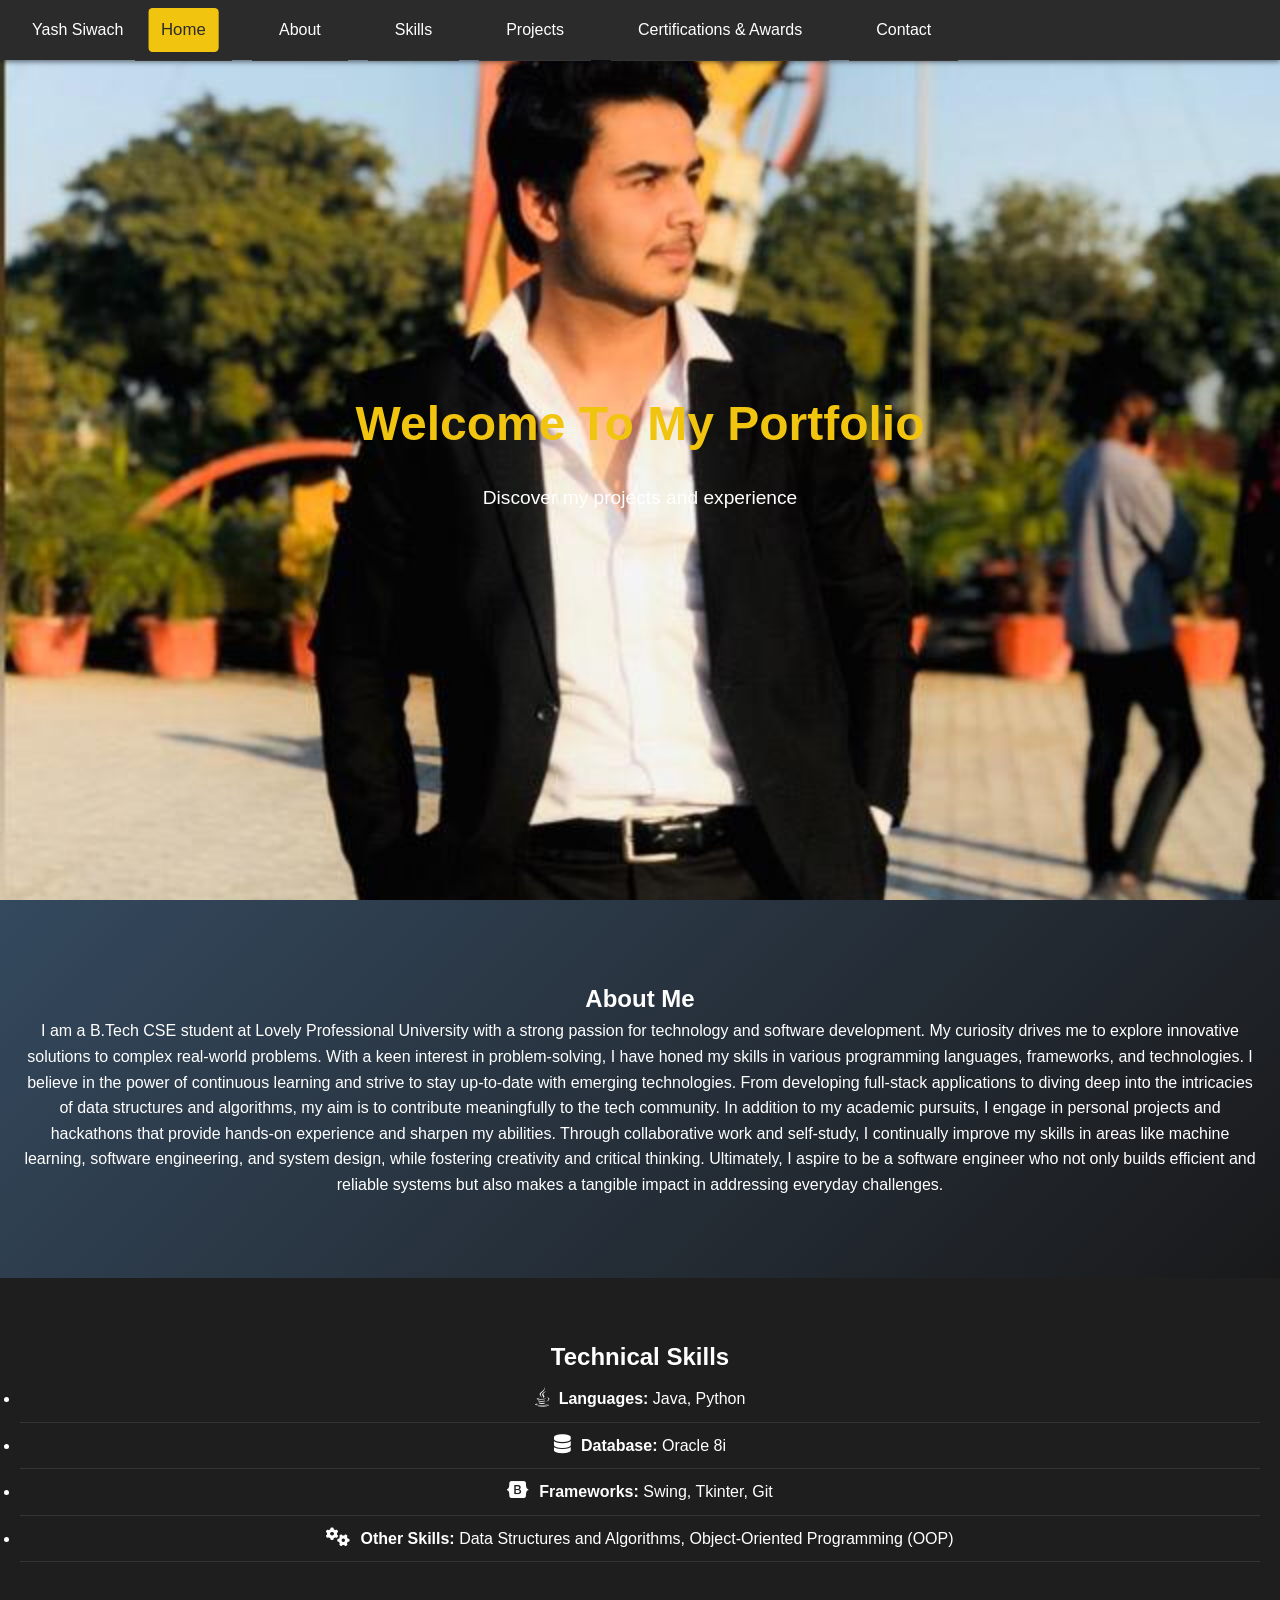
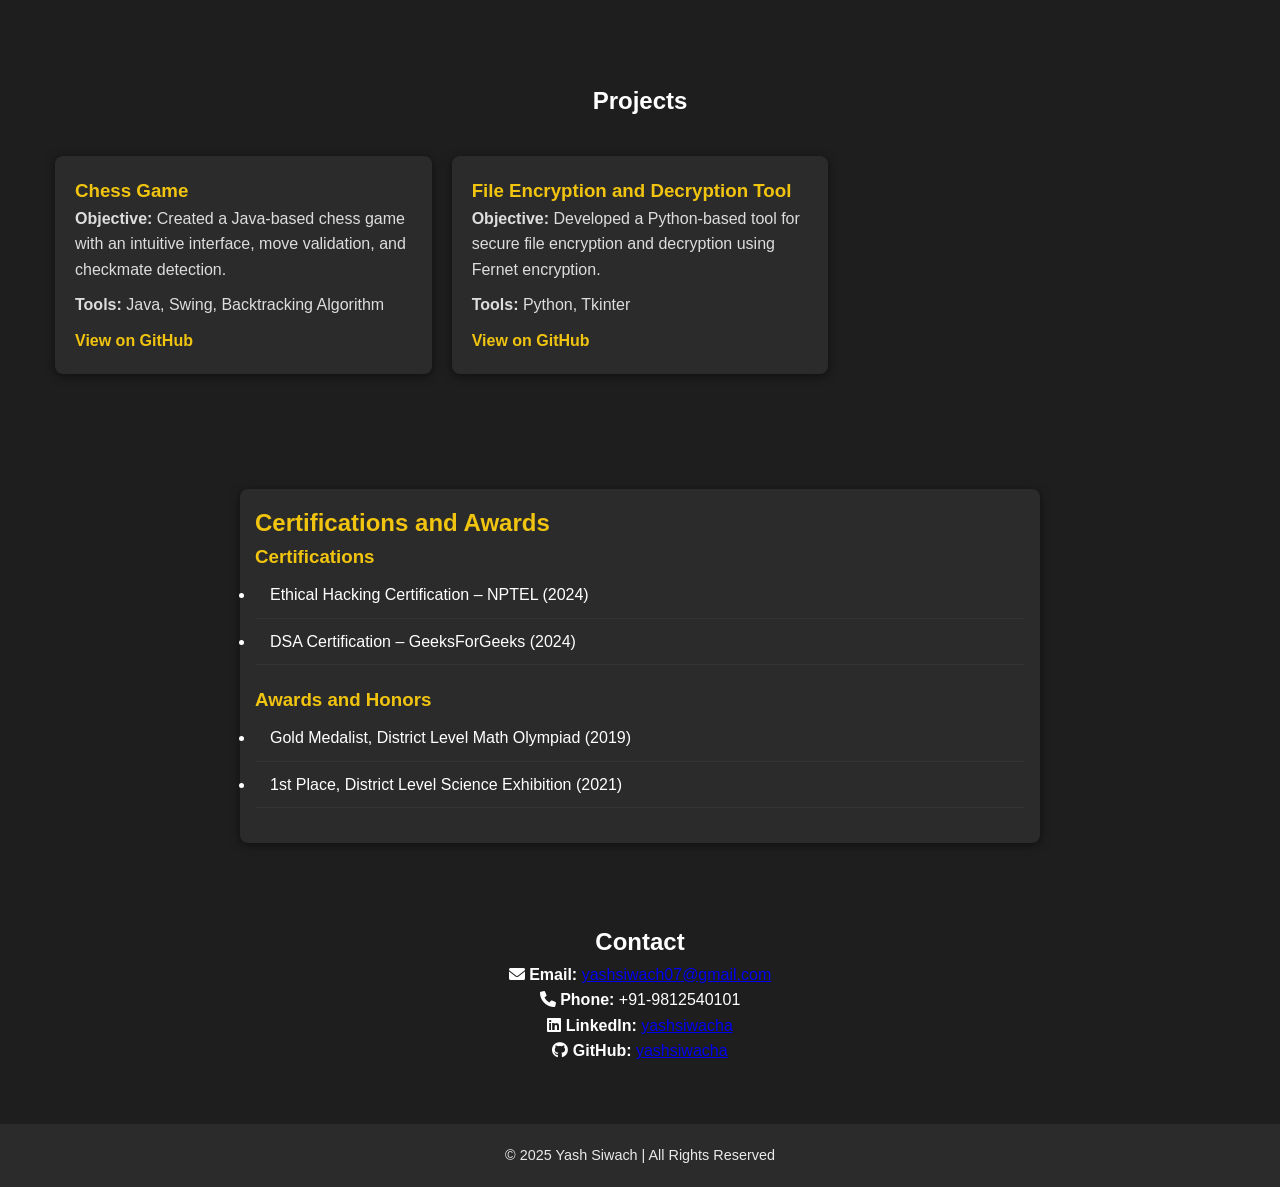
<file: HTML/index.html>
<!DOCTYPE html>
<html lang="en">
<head>
    <meta charset="UTF-8">
    <meta name="viewport" content="width=device-width, initial-scale=1.0">
    <title>Yash Siwach</title>
    <link rel="stylesheet" href="CSS/style.css">
    <script src="JS/main.js" defer></script>
    <link rel="stylesheet" href="https://cdnjs.cloudflare.com/ajax/libs/font-awesome/6.0.0-beta3/css/all.min.css" />
</head>
<body>
    <!-- Navigation -->
    <nav>
        <div class="navbar">
            <a href="#" class="navbar-title">Yash Siwach</a>
            <div class="hamburger" onclick="toggleMenu()">
                <div></div>
                <div></div>
                <div></div>
            </div>
            <ul id="navbar-links">
                <li><a href="#home">Home</a></li>
                <li><a href="#about">About</a></li>
                <li><a href="#skills">Skills</a></li>
                <li><a href="#projects">Projects</a></li>
                <li><a href="#certifications-awards">Certifications & Awards</a></li>
                <li><a href="#contact">Contact</a></li>
            </ul>
        </div>
    </nav>
    

    <!-- Sections -->
    <section id="home">
        <div class="hero">
            <h1>Welcome To My Portfolio</h1>
            <p>Discover my projects and experience</p>
        </div>
    </section>

    <section id="about">
        <h2>About Me</h2>
        <p>I am a B.Tech CSE student at Lovely Professional University with a strong passion for technology and software development. My curiosity drives me to explore innovative solutions to complex real-world problems. With a keen interest in problem-solving, I have honed my skills in various programming languages, frameworks, and technologies.

            I believe in the power of continuous learning and strive to stay up-to-date with emerging technologies. From developing full-stack applications to diving deep into the intricacies of data structures and algorithms, my aim is to contribute meaningfully to the tech community.
            
            In addition to my academic pursuits, I engage in personal projects and hackathons that provide hands-on experience and sharpen my abilities. Through collaborative work and self-study, I continually improve my skills in areas like machine learning, software engineering, and system design, while fostering creativity and critical thinking.
            
            Ultimately, I aspire to be a software engineer who not only builds efficient and reliable systems but also makes a tangible impact in addressing everyday challenges.
            
            </p>
    </section>

    <section id="skills">
        <h2>Technical Skills</h2>
        <ul>
            <li><i class="fab fa-java"></i><strong>Languages:</strong> Java, Python</li>
            <li><i class="fas fa-database"></i><strong>Database:</strong> Oracle 8i</li>
            <li><i class="fab fa-bootstrap"></i><strong>Frameworks:</strong> Swing, Tkinter, Git</li>
            <li><i class="fas fa-cogs"></i><strong>Other Skills:</strong> Data Structures and Algorithms, Object-Oriented Programming (OOP)</li>
        </ul>
    </section>
    

    <section id="projects">
        <h2>Projects</h2>
        <div class="project-section">
            <!-- Project 1 -->
            <div class="project">
                <h3>Chess Game</h3>
                <p><strong>Objective:</strong> Created a Java-based chess game with an intuitive interface, move validation, and checkmate detection.</p>
                <p><strong>Tools:</strong> Java, Swing, Backtracking Algorithm</p>
                <a href="https://github.com/yashsiwach/chess-game" target="_blank">View on GitHub</a>
            </div>
    
            <!-- Project 2 -->
            <div class="project">
                <h3>File Encryption and Decryption Tool</h3>
                <p><strong>Objective:</strong> Developed a Python-based tool for secure file encryption and decryption using Fernet encryption.</p>
                <p><strong>Tools:</strong> Python, Tkinter</p>
                <a href="https://github.com/yashsiwach/file-encryption-tool" target="_blank">View on GitHub</a>
            </div>
        </div>
    </section>
    

    <section id="certifications-awards">
        <h2>Certifications and Awards</h2>
        <div class="certifications">
            <h3>Certifications</h3>
            <ul>
                <li>Ethical Hacking Certification – NPTEL (2024)</li>
                <li>DSA Certification – GeeksForGeeks (2024)</li>
            </ul>
        </div>
        <div class="awards">
            <h3>Awards and Honors</h3>
            <ul>
                <li>Gold Medalist, District Level Math Olympiad (2019)</li>
                <li>1st Place, District Level Science Exhibition (2021)</li>
            </ul>
        </div>
    </section>

    <section id="contact">
        <h2>Contact</h2>
        
        <!-- Email -->
        <p><i class="fas fa-envelope"></i> <strong>Email:</strong> <a href="mailto:yashsiwach07@gmail.com">yashsiwach07@gmail.com</a></p>        
        <!-- Phone -->
        <p><i class="fas fa-phone"></i> <strong>Phone:</strong> +91-9812540101</p>
        
        <!-- LinkedIn -->
        <p><i class="fab fa-linkedin"></i> <strong>LinkedIn:</strong> <a href="http://www.linkedin.com/in/yashsiwacha" target="_blank">yashsiwacha</a></p>
        
        <!-- GitHub -->
        <p><i class="fab fa-github"></i> <strong>GitHub:</strong> <a href="https://github.com/yashsiwacha" target="_blank">yashsiwacha</a></p>
    </section>
    

    <!-- Footer -->
    <footer>
        <p>&copy; 2025 Yash Siwach | All Rights Reserved</p>
    </footer>
</body>
</html>
</file>
<file: HTML/CSS/style.css>
/* Global Styles */
* {
    font-family: 'Segoe UI', Tahoma, Geneva, Verdana, sans-serif;
    margin: 0;
    padding: 0;
    box-sizing: border-box;
}

body {
    background-color: #1e1e1e;
    color: #ffffff;
    line-height: 1.6;
    margin: 0;
    padding: 0;
}

/* Navbar Styles */
.navbar {
    background-color: #2b2b2b;
    min-height: 60px;  /* Ensure enough space for the navbar items */
    padding: 0 20px;  /* Side padding for internal spacing */
    position: fixed;
    top: 0;
    left: 0;  /* Ensure it's flush on the left */
    width: 100%;  /* Ensure it occupies the full viewport width */
    z-index: 1000;
    display: flex;
    align-items: center;  /* Vertically center navbar content */
    justify-content: space-between;  /* Properly space elements */
    box-shadow: 0 2px 5px rgba(0, 0, 0, 0.5);
    box-sizing: border-box;
    height: 60px;  /* Ensure uniform height */
}

/* Navbar UL Styles */
.navbar ul {
    display: flex;
    list-style: none;
    gap: 20px;  /* Space between the items */
    margin: 0;  /* Remove margin */
    padding: 0;  /* Remove padding */
    align-items: center;  /* Align the links properly */
    flex-grow: 1;  /* Make sure it fills up available space */
}

/* Navbar Links */
.navbar a {
    color: #ffffff;
    text-decoration: none;
    font-size: 1rem;
    font-weight: 500;
    padding: 8px 12px;
    border-radius: 4px;
    transition: all 0.3s ease;
    display: inline-flex;
    align-items: center;
}

.navbar a:hover,
.navbar a.active {
    background-color: #f1c40f; /* Gold hover effect */
    color: #2b2b2b; /* Contrast color for hover state */
    transform: scale(1.05);
}

/* Mobile-specific Hamburger Menu */
.hamburger {
    display: none;
    flex-direction: column;
    gap: 4px;
    cursor: pointer;
}

.hamburger div {
    background-color: #f1c40f;
    height: 3px;
    width: 25px;
    border-radius: 2px;
    transition: all 0.3s ease;
}

@media (max-width: 768px) {
    .navbar ul {
        flex-direction: column;
        align-items: flex-start;
        background-color: #2b2b2b;
        padding: 10px 20px;
        position: absolute;
        top: 60px;
        right: 10px;
        border-radius: 8px;
        display: none;
        width: 100%;  /* Make the dropdown menu full-width */
    }

    .navbar ul.active {
        display: flex;
    }

    .navbar li {
        width: 100%;
    }

    .navbar a {
        width: 100%;
        text-align: left;
    }

    .hamburger {
        display: flex;
    }
}

/* Section Styles */
section {
    padding: 60px 20px;
    text-align: center;
}

#home {
    background: linear-gradient(135deg, #1e1e1e, #2b2b2b);
    display: flex;
    justify-content: center;
    align-items: center;
    min-height: 100vh;
    background: url('Yash.jpeg') no-repeat fixed;
    background-size: cover;
    height: 100vh;  /* Fullscreen */
}


.hero h1 {
    font-size: 3rem;
    color: #f1c40f;
    margin-bottom: 20px;
}

.hero p {
    font-size: 1.2rem;
}

#about {
    background: linear-gradient(135deg, #34495e, #19191a);
    padding: 80px 20px;
}


/* Projects and Lists */
/* Section for Projects */
.project-section {
    display: grid;
    grid-template-columns: repeat(auto-fill, minmax(300px, 1fr));  /* Creates a responsive grid */
    gap: 20px;  /* Spacing between the grid items */
    margin: 20px auto;
    padding: 15px;
    max-width: 1200px;
    text-align: left;
}

/* Individual Project Styling */
.project {
    background-color: #2b2b2b;
    border-radius: 8px;
    box-shadow: 0 2px 10px rgba(0, 0, 0, 0.5);
    padding: 20px;
    transition: transform 0.3s ease;
}

.project:hover {
    transform: translateY(-10px);  /* Hover effect for interactivity */
}

.project h3 {
    color: #f1c40f;
}

.project p {
    color: #ddd;
    margin-bottom: 10px;
}

.project a {
    color: #f1c40f;
    text-decoration: none;
    font-weight: bold;
}

ul li {
    padding: 10px 15px;
    border-bottom: 1px solid #343434;
}
/* Customize the size of icons */
ul li i {
    margin-right: 10px;
    font-size: 1.2rem;  /* Adjust the size */
}


/* Certifications & Awards Section */
#certifications-awards {
    max-width: 800px;
    margin: 20px auto;
    padding: 15px;
    background-color: #2b2b2b;
    border-radius: 8px;
    box-shadow: 0 2px 10px rgba(0, 0, 0, 0.5);
    text-align: left;
}

#certifications-awards h2 {
    color: #f1c40f;
}

.certifications,
.awards {
    margin-bottom: 20px;
}

.certifications h3,
.awards h3 {
    color: #f1c40f;
}

/* Footer */
footer {
    background-color: #2b2b2b;
    padding: 20px 0;
    text-align: center;
    color: #eaeaea;
    font-size: 0.9rem;
}
</file>
